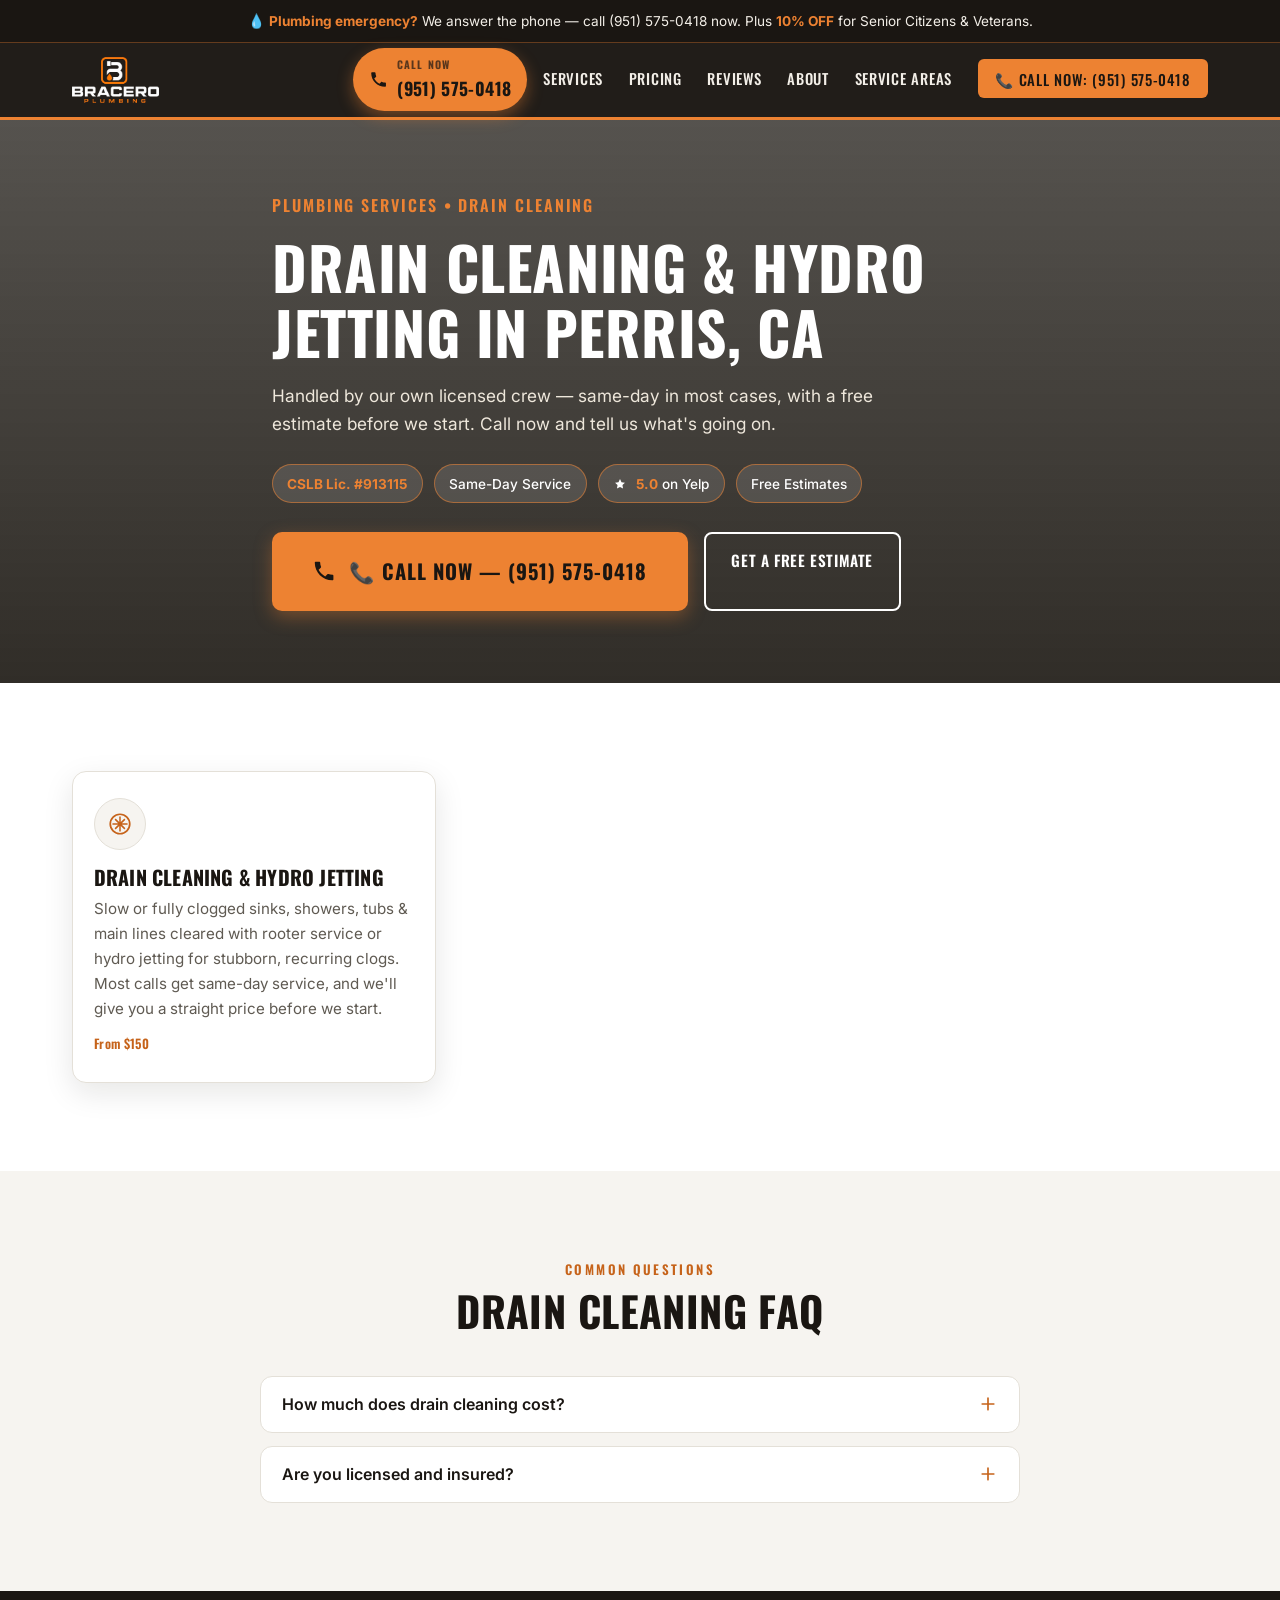
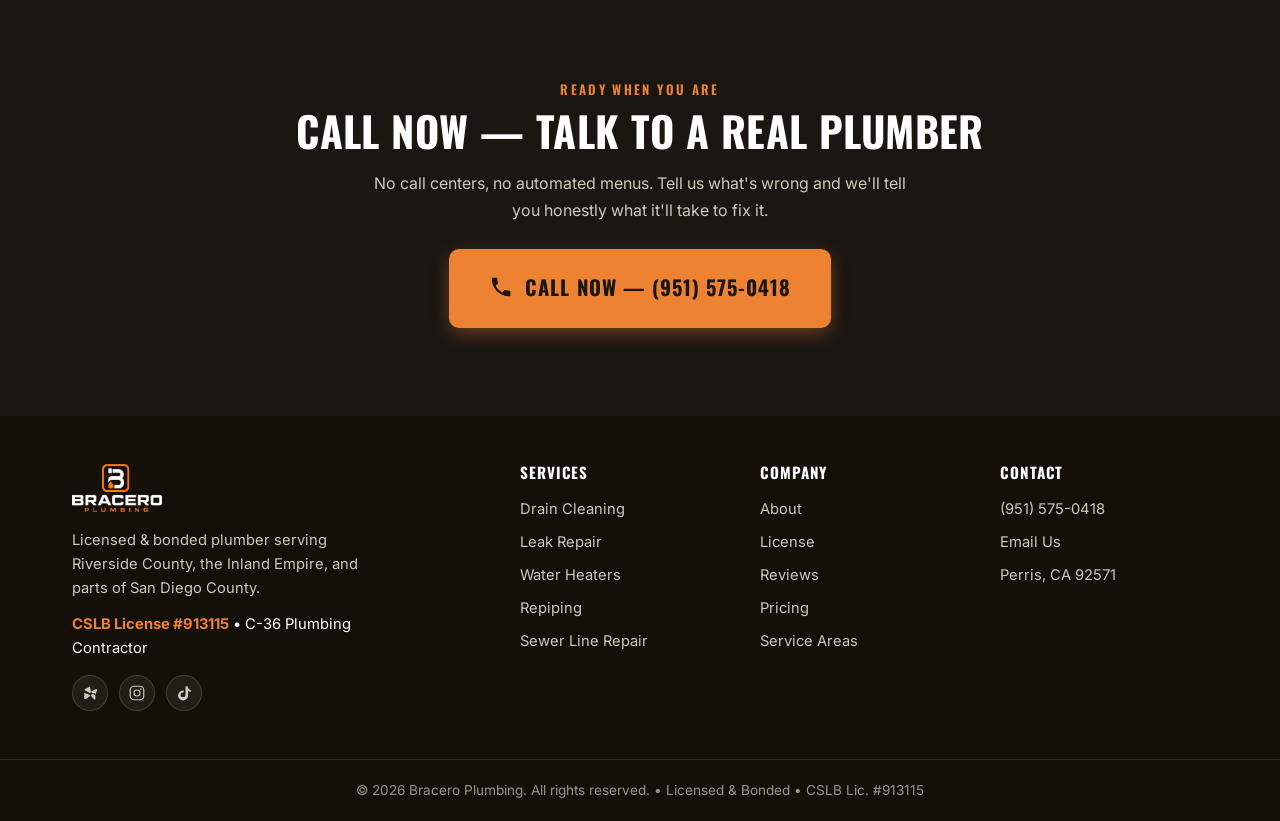
<file: services/drain-cleaning.html>
<!DOCTYPE html>
<html lang="en">

<head>
  <!-- Google Tag Manager -->
  <script>(function(w,d,s,l,i){w[l]=w[l]||[];w[l].push({'gtm.start':
  new Date().getTime(),event:'gtm.js'});var f=d.getElementsByTagName(s)[0],
  j=d.createElement(s),dl=l!='dataLayer'?'&l='+l:'';j.async=true;j.src=
  'https://www.googletagmanager.com/gtm.js?id='+i+dl;f.parentNode.insertBefore(j,f);
  })(window,document,'script','dataLayer','GTM-KBTQDS4F');</script>
  <!-- End Google Tag Manager -->
  <!-- Google tag (gtag.js) -->
  <script async src="https://www.googletagmanager.com/gtag/js?id=AW-18451713927"></script>
  <script>
    window.dataLayer = window.dataLayer || [];
    function gtag(){dataLayer.push(arguments);}
    gtag('js', new Date());

    gtag('config', 'AW-18451713927');
  </script>
  <script>
    gtag('config', 'AW-18451713927/EEK7CPe-joQdEIefu95E', {
      'phone_conversion_number': '(951) 575-0418'
    });
  </script>
  <meta charset="UTF-8" />
  <meta name="viewport" content="width=device-width, initial-scale=1.0" />

  <!-- ===================== PRIMARY SEO ===================== -->
  <title>Drain Cleaning & Hydro Jetting in Perris, CA | Bracero Plumbing</title>
  <meta name="description" content="Clogged sinks, showers, tubs & main lines cleared with rooter service or hydro jetting in Perris, CA & Riverside County. Licensed CSLB #913115, same-day service. Call (951) 575-0418." />
  <meta name="keywords" content="drain cleaning Perris CA, hydro jetting Riverside County, clogged drain plumber, rooter service Perris, CSLB License 913115" />
  <meta name="author" content="Bracero Plumbing" />
  <meta name="robots" content="index, follow" />
  <meta name="geo.region" content="US-CA" />
  <meta name="geo.placename" content="Perris, California" />
  <meta name="geo.position" content="33.7825;-117.2286" />
  <meta name="ICBM" content="33.7825, -117.2286" />
  <link rel="canonical" href="https://www.braceroengineeringco.com/services/drain-cleaning.html" />

  <!-- ===================== OPEN GRAPH / SOCIAL ===================== -->
  <meta property="og:type" content="website" />
  <meta property="og:site_name" content="Bracero Plumbing" />
  <meta property="og:title" content="Drain Cleaning & Hydro Jetting | Bracero Plumbing" />
  <meta property="og:description" content="Clogged sinks, showers, tubs & main lines cleared with rooter service or hydro jetting in Perris, CA & Riverside County. Licensed CSLB #913115, same-day service. Call (951) 575-0418." />
  <meta property="og:url" content="https://www.braceroengineeringco.com/services/drain-cleaning.html" />
  <meta property="og:image" content="https://www.braceroengineeringco.com/assets/img/og-image.jpg" />
  <meta property="og:image:width" content="1200" />
  <meta property="og:image:height" content="630" />
  <meta name="twitter:card" content="summary_large_image" />
  <meta name="twitter:title" content="Drain Cleaning & Hydro Jetting | Bracero Plumbing" />
  <meta name="twitter:description" content="Clogged sinks, showers, tubs & main lines cleared with rooter service or hydro jetting in Perris, CA & Riverside County. Licensed CSLB #913115, same-day service. Call (951) 575-0418." />
  <meta name="twitter:image" content="https://www.braceroengineeringco.com/assets/img/og-image.jpg" />

  <meta name="theme-color" content="#1a1612" />
  <link rel="icon" type="image/png" href="../assets/img/favicon.png" />
  <link rel="apple-touch-icon" href="../assets/img/favicon.png" />

  <!-- ===================== FONTS ===================== -->
  <link rel="preconnect" href="https://fonts.googleapis.com" />
  <link rel="preconnect" href="https://fonts.gstatic.com" crossorigin />
  <link
    href="https://fonts.googleapis.com/css2?family=Oswald:wght@500;600;700&family=Inter:wght@400;500;600;700&display=swap"
    rel="stylesheet" />

  <link rel="stylesheet" href="../assets/css/styles.css" />

  <!-- ===================== STRUCTURED DATA (Service) ===================== -->
  <script type="application/ld+json">
{
  "@context": "https://schema.org",
  "@type": "Service",
  "serviceType": "Drain Cleaning & Hydro Jetting",
  "provider": {
    "@type": "Plumber",
    "name": "Bracero Plumbing",
    "telephone": "+1-951-575-0418",
    "url": "https://www.braceroengineeringco.com/"
  },
  "areaServed": { "@type": "AdministrativeArea", "name": "Riverside County, California" }
}
  </script>
</head>

<body>
<!-- Google Tag Manager (noscript) -->
<noscript><iframe src="https://www.googletagmanager.com/ns.html?id=GTM-KBTQDS4F"
height="0" width="0" style="display:none;visibility:hidden"></iframe></noscript>
<!-- End Google Tag Manager (noscript) -->

  <!-- ===================== PROMO BANNER ===================== -->
  <div class="promo-banner">
    <div class="container">
      <p>💧 <strong>Plumbing emergency?</strong> We answer the phone — call (951) 575-0418 now. Plus <strong>10% OFF</strong> for Senior Citizens &amp; Veterans.</p>
    </div>
  </div>

  <!-- ===================== HEADER ===================== -->
  <header class="site-header" id="top">
    <div class="container header-inner">
      <a href="../index.html#top" class="brand" aria-label="Bracero Plumbing home">
        <img src="../assets/img/logo-mark.png" alt="Bracero Plumbing logo" class="brand-logo" />
      </a>
      <a href="tel:+19515750418" class="header-phone">
        <svg class="icon" viewBox="0 0 24 24" aria-hidden="true"><use href="#i-phone"/></svg>
        <span><span class="header-phone-label">Call Now</span>(951) 575-0418</span>
      </a>
      <nav class="main-nav" aria-label="Primary">
        <button class="nav-toggle" id="navToggle" aria-label="Open menu" aria-expanded="false">
          <span></span><span></span><span></span>
        </button>
        <ul class="nav-list" id="navList">
          <li><a href="../index.html#services">Services</a></li>
          <li><a href="../index.html#pricing">Pricing</a></li>
          <li><a href="../index.html#reviews">Reviews</a></li>
          <li><a href="../index.html#about">About</a></li>
          <li><a href="../index.html#areas">Service Areas</a></li>
          <li><a href="tel:+19515750418" class="nav-cta">📞 CALL NOW: (951) 575-0418</a></li>
        </ul>
      </nav>
    </div>
  </header>

  <!-- inline icon sprite -->
  <svg style="display:none" aria-hidden="true">
    <symbol id="i-phone" viewBox="0 0 24 24"><path d="M6.6 10.8c1.4 2.8 3.8 5.1 6.6 6.6l2.2-2.2c.3-.3.7-.4 1.1-.2 1.2.5 2.5.8 3.9.8.6 0 1 .4 1 1v3.4c0 .6-.4 1-1 1C10.6 21.2 2.8 13.4 2.8 3.7c0-.6.4-1 1-1H7.2c.6 0 1 .4 1 1 0 1.4.3 2.7.8 3.9.2.4.1.8-.2 1.1L6.6 10.8Z" fill="currentColor"/></symbol>
    <symbol id="i-drain" viewBox="0 0 24 24"><circle cx="12" cy="12" r="9" fill="none" stroke="currentColor" stroke-width="1.6"/><path d="M12 5v14M5 12h14M7.5 7.5l9 9M16.5 7.5l-9 9" stroke="currentColor" stroke-width="1.4"/></symbol>
    <symbol id="i-drop" viewBox="0 0 24 24"><path d="M12 2C9 7 5 11.5 5 15.5A7 7 0 0019 15.5C19 11.5 15 7 12 2Z" fill="none" stroke="currentColor" stroke-width="1.6"/></symbol>
    <symbol id="i-heater" viewBox="0 0 24 24"><rect x="7" y="3" width="10" height="18" rx="2" fill="none" stroke="currentColor" stroke-width="1.6"/><path d="M10 8h4M10 12h4M10 16h4" stroke="currentColor" stroke-width="1.4"/></symbol>
    <symbol id="i-pipe" viewBox="0 0 24 24"><path d="M3 8h9a4 4 0 0 1 4 4v4" fill="none" stroke="currentColor" stroke-width="1.8" stroke-linecap="round"/><circle cx="3" cy="8" r="2" fill="none" stroke="currentColor" stroke-width="1.6"/><circle cx="16" cy="16" r="2" fill="none" stroke="currentColor" stroke-width="1.6"/></symbol>
    <symbol id="i-star" viewBox="0 0 24 24"><path d="M12 3.5l2.6 5.4 5.9.8-4.3 4.2 1 5.9-5.2-2.8-5.2 2.8 1-5.9-4.3-4.2 5.9-.8Z" fill="currentColor"/></symbol>
    <symbol id="i-plus" viewBox="0 0 24 24"><path d="M12 5v14M5 12h14" stroke="currentColor" stroke-width="2" stroke-linecap="round"/></symbol>
    <symbol id="i-instagram" viewBox="0 0 24 24"><rect x="3" y="3" width="18" height="18" rx="5" fill="none" stroke="currentColor" stroke-width="1.6"/><circle cx="12" cy="12" r="4" fill="none" stroke="currentColor" stroke-width="1.6"/><circle cx="17.2" cy="6.8" r="1.1" fill="currentColor"/></symbol>
    <symbol id="i-tiktok" viewBox="0 0 24 24"><path d="M14 3v11.5a3.3 3.3 0 1 1-3.3-3.3c.3 0 .6 0 .9.1V8.7a6.7 6.7 0 1 0 5.9 6.6V9.4a6.2 6.2 0 0 0 3.5 1.1V7.9a4.1 4.1 0 0 1-3.5-2.3A4.2 4.2 0 0 1 17 3Z" fill="currentColor"/></symbol>
    <symbol id="i-yelp" viewBox="0 0 24 24"><path d="M12 3.5l1.2 6.8a1.3 1.3 0 0 1-1.9 1.4L5.6 8.6a1.3 1.3 0 0 1 .4-2.4l5.6-2.6a.4.4 0 0 1 .4-.1ZM4.9 12l6.2 2.2a1.3 1.3 0 0 1 .2 2.4l-5 3.3a1.3 1.3 0 0 1-2-1.1l.1-5.7a.4.4 0 0 1 .5-1.1Zm8.4 3.6 3.9 4.8a1.3 1.3 0 0 0 2.2-1l-.6-6.1a1.3 1.3 0 0 0-2.1-.9l-3.2 2.4a1.3 1.3 0 0 0-.2 1.8ZM14 9.8l5.5-2.9a1.3 1.3 0 0 1 1.8 1.6l-1.9 5.4a1.3 1.3 0 0 1-2.3.2L14 10.9a.4.4 0 0 1 0-1.1Z" fill="currentColor"/></symbol>
  </svg>

  <!-- ===================== PAGE HERO ===================== -->
  <section class="hero hero-inner" id="home">
    <div class="hero-overlay"></div>
    <div class="container hero-content">
      <p class="hero-eyebrow">Plumbing Services &bull; Drain Cleaning</p>
      <h1>Drain Cleaning & Hydro Jetting in Perris, CA</h1>
      <p class="hero-sub">Handled by our own licensed crew — same-day in most cases, with a free estimate before we
        start. Call now and tell us what's going on.</p>
      <div class="hero-badges">
        <span class="badge"><strong>CSLB Lic. #913115</strong></span>
        <span class="badge">Same-Day Service</span>
        <a class="badge" href="https://www.yelp.com/biz/bracero-plumbing-perris" target="_blank" rel="noopener">
          <svg class="icon" viewBox="0 0 24 24" aria-hidden="true" style="width:14px;height:14px;vertical-align:-2px;margin-right:.3rem"><use href="#i-star"/></svg>
          <strong>5.0</strong> on Yelp
        </a>
        <span class="badge">Free Estimates</span>
      </div>
      <div class="hero-actions">
        <a href="tel:+19515750418" class="btn btn-call btn-primary btn-lg">
          <svg class="icon" viewBox="0 0 24 24" aria-hidden="true"><use href="#i-phone"/></svg>
          📞 CALL NOW — (951) 575-0418
        </a>
        <a href="../index.html#contact" class="btn btn-outline">Get a Free Estimate</a>
      </div>
    </div>
  </section>

  <!-- ===================== SERVICE DETAIL ===================== -->
  <section class="section" id="service-detail">
    <div class="container">
      <div class="cards icon-cards">
        <article class="card icon-card">
          <div class="icon-card-icon"><svg class="icon" viewBox="0 0 24 24" aria-hidden="true"><use href="#i-drain"/></svg></div>
          <div class="card-body">
            <h3>Drain Cleaning & Hydro Jetting</h3>
            <p>Slow or fully clogged sinks, showers, tubs &amp; main lines cleared with rooter service or hydro jetting for stubborn, recurring clogs. Most calls get same-day service, and we'll give you a straight price before we start.</p>
            <span class="icon-card-price">From $150</span>
          </div>
        </article>
      </div>
    </div>
  </section>

  <!-- ===================== FAQ ===================== -->
  <section class="section section-alt" id="faq">
    <div class="container">
      <div class="section-head">
        <p class="eyebrow">Common Questions</p>
        <h2>Drain Cleaning FAQ</h2>
      </div>
      <div class="faq-list">
        <div class="faq-item">
          <button class="faq-q" aria-expanded="false">
            <span>How much does drain cleaning cost?</span>
            <svg class="icon faq-icon" viewBox="0 0 24 24"><use href="#i-plus"/></svg>
          </button>
          <div class="faq-a">
            <p>Most drain clogs start at $150 and are cleared the same day with rooter service. If a camera inspection or hydro jetting is needed for a recurring or main-line clog, we'll give you a clear price before any work starts.</p>
          </div>
        </div>
        <div class="faq-item">
          <button class="faq-q" aria-expanded="false">
            <span>Are you licensed and insured?</span>
            <svg class="icon faq-icon" viewBox="0 0 24 24"><use href="#i-plus"/></svg>
          </button>
          <div class="faq-a">
            <p>Yes. Bracero Plumbing is licensed and bonded under CSLB License #913115, classified C-36
              Plumbing Contractor. You can verify our license anytime at cslb.ca.gov.</p>
          </div>
        </div>
      </div>
    </div>
  </section>

  <!-- ===================== CTA BAND ===================== -->
  <section class="section section-dark" id="cta">
    <div class="container" style="text-align:center">
      <p class="eyebrow accent">Ready When You Are</p>
      <h2 style="margin-bottom:1rem">Call Now — Talk To A Real Plumber</h2>
      <p style="max-width:560px;margin:0 auto 1.6rem;color:#cfc8bc">No call centers, no automated menus. Tell us
        what's wrong and we'll tell you honestly what it'll take to fix it.</p>
      <a href="tel:+19515750418" class="btn btn-call btn-primary btn-lg">
        <svg class="icon" viewBox="0 0 24 24" aria-hidden="true"><use href="#i-phone"/></svg>
        CALL NOW — (951) 575-0418
      </a>
    </div>
  </section>

  <!-- ===================== FOOTER ===================== -->
  <footer class="site-footer">
    <div class="container footer-inner">
      <div class="footer-brand">
        <img src="../assets/img/logo-mark.png" alt="Bracero Plumbing" class="footer-logo" />
        <p>Licensed &amp; bonded plumber serving Riverside County, the Inland Empire, and parts of San Diego
          County.</p>
        <p class="footer-lic"><strong>CSLB License #913115</strong> &bull; C-36 Plumbing Contractor</p>
        <div class="footer-social">
          <a href="https://www.yelp.com/biz/bracero-plumbing-perris" target="_blank" rel="noopener" aria-label="Yelp"><svg class="icon" viewBox="0 0 24 24"><use href="#i-yelp"/></svg></a>
          <a href="https://instagram.com/Bracero_plumbing" target="_blank" rel="noopener" aria-label="Instagram"><svg class="icon" viewBox="0 0 24 24"><use href="#i-instagram"/></svg></a>
          <a href="https://tiktok.com/@braceroengineering" target="_blank" rel="noopener" aria-label="TikTok"><svg class="icon" viewBox="0 0 24 24"><use href="#i-tiktok"/></svg></a>
        </div>
      </div>
      <div class="footer-col">
        <h4>Services</h4>
        <ul>
          <li><a href="drain-cleaning.html" aria-current="page">Drain Cleaning</a></li>
          <li><a href="leak-repair.html">Leak Repair</a></li>
          <li><a href="water-heaters.html">Water Heaters</a></li>
          <li><a href="repiping.html">Repiping</a></li>
          <li><a href="sewer-line-repair.html">Sewer Line Repair</a></li>
        </ul>
      </div>
      <div class="footer-col">
        <h4>Company</h4>
        <ul>
          <li><a href="../index.html#about">About</a></li>
          <li><a href="../index.html#license">License</a></li>
          <li><a href="../index.html#reviews">Reviews</a></li>
          <li><a href="../index.html#pricing">Pricing</a></li>
          <li><a href="../index.html#areas">Service Areas</a></li>
        </ul>
      </div>
      <div class="footer-col">
        <h4>Contact</h4>
        <ul>
          <li><a href="tel:+19515750418">(951) 575-0418</a></li>
          <li><a href="mailto:Eddie@BraceroPlumbing.com">Email Us</a></li>
          <li>Perris, CA 92571</li>
        </ul>
      </div>
    </div>
    <div class="footer-bottom">
      <div class="container">
        <p>&copy; <span id="year"></span> Bracero Plumbing. All rights reserved. &bull; Licensed &amp; Bonded
          &bull; CSLB&nbsp;Lic.&nbsp;#913115</p>
      </div>
    </div>
  </footer>

  <a href="tel:+19515750418" class="mobile-call" aria-label="Call Bracero Plumbing">📞 Call Now — (951) 575-0418</a>

  <script src="../assets/js/main.js"></script>
  <script type="module"
    src="https://static.cloudflareinsights.com/beacon.min.js/v31edd6df95cf4e85bb4c19e7a9bdbcba1788362987495"
    integrity="sha512-iIg7k2xntmwu6/uSb5tpc/hySgZc4eoL31yB29W6tJFo2akwjPWcEqnCEdJvGexCL0KEQwVYv5BlowfhVz26hg=="
    data-cf-beacon='{"version":"2024.11.0","token":"9faa8212a9d14b8d8688ab4ada460621","r":1,"spa":2}'
    crossorigin="anonymous"></script>
</body>

</html>
</file>
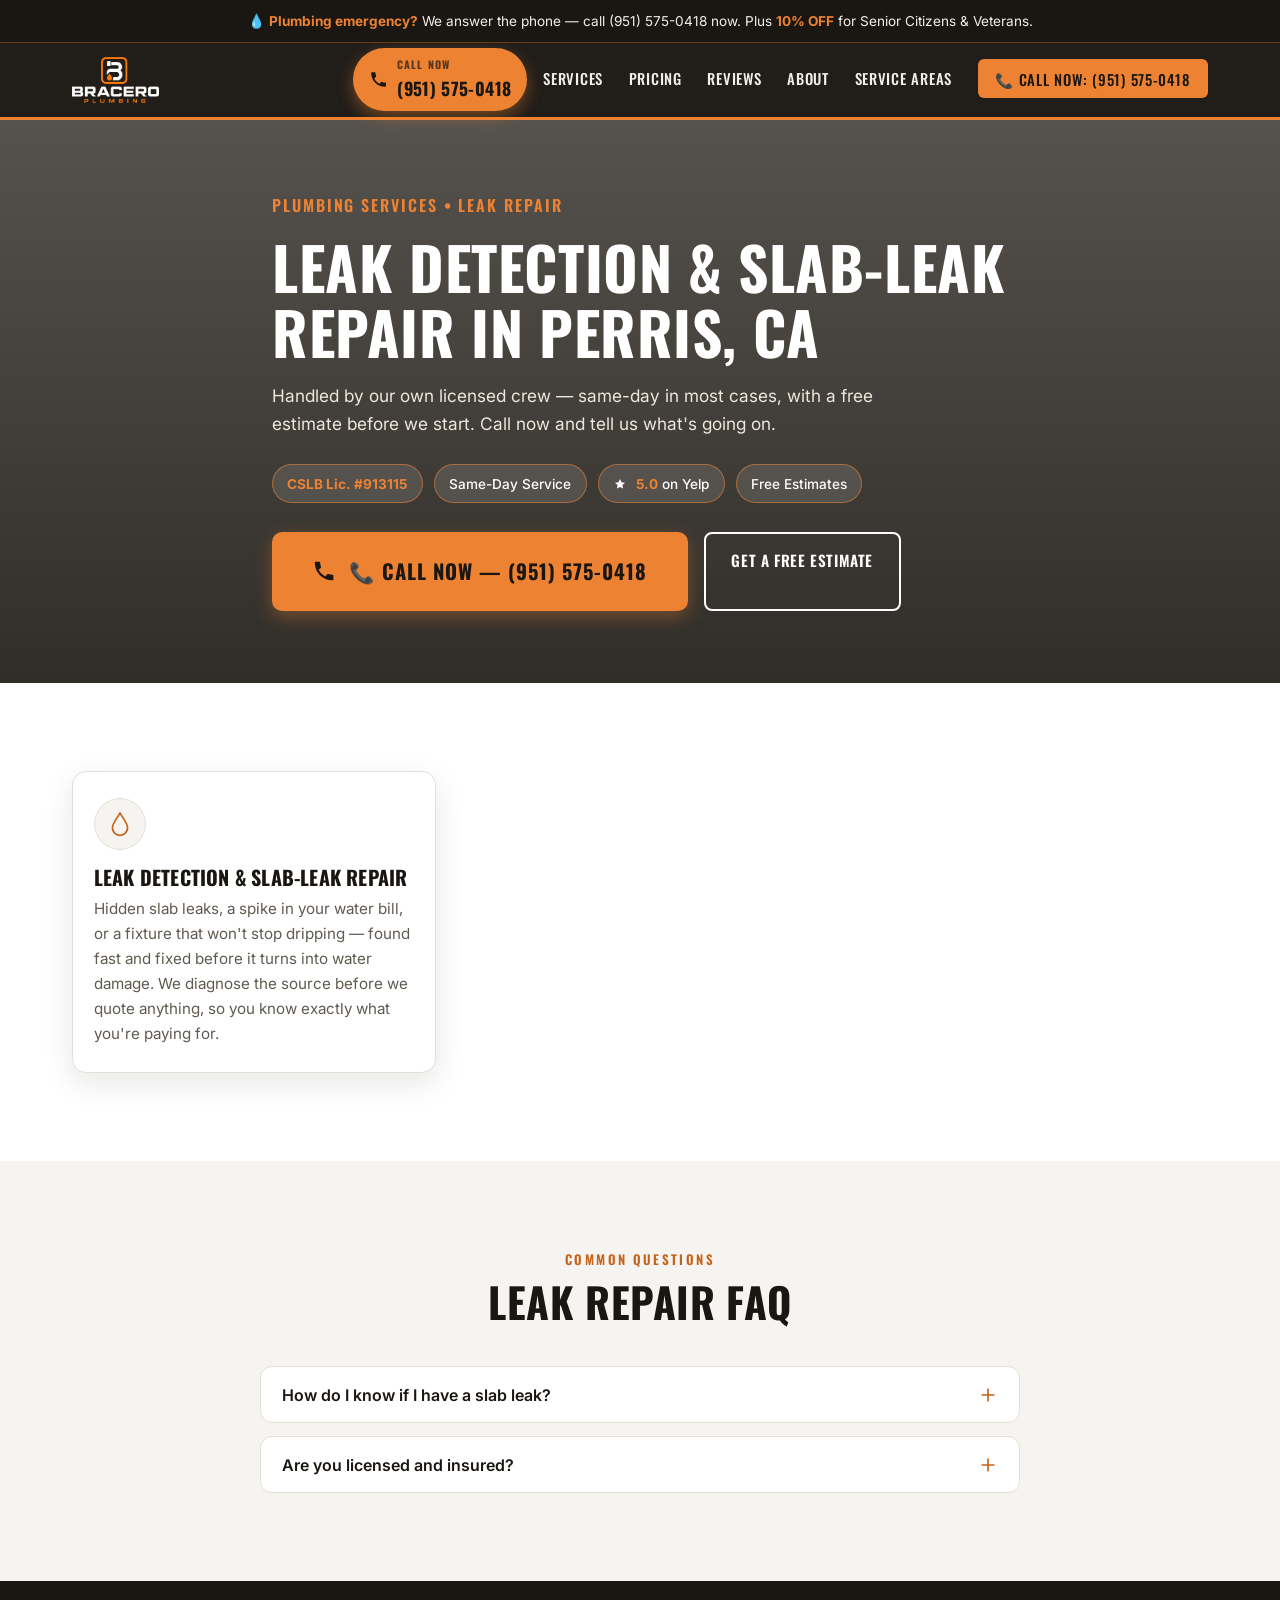
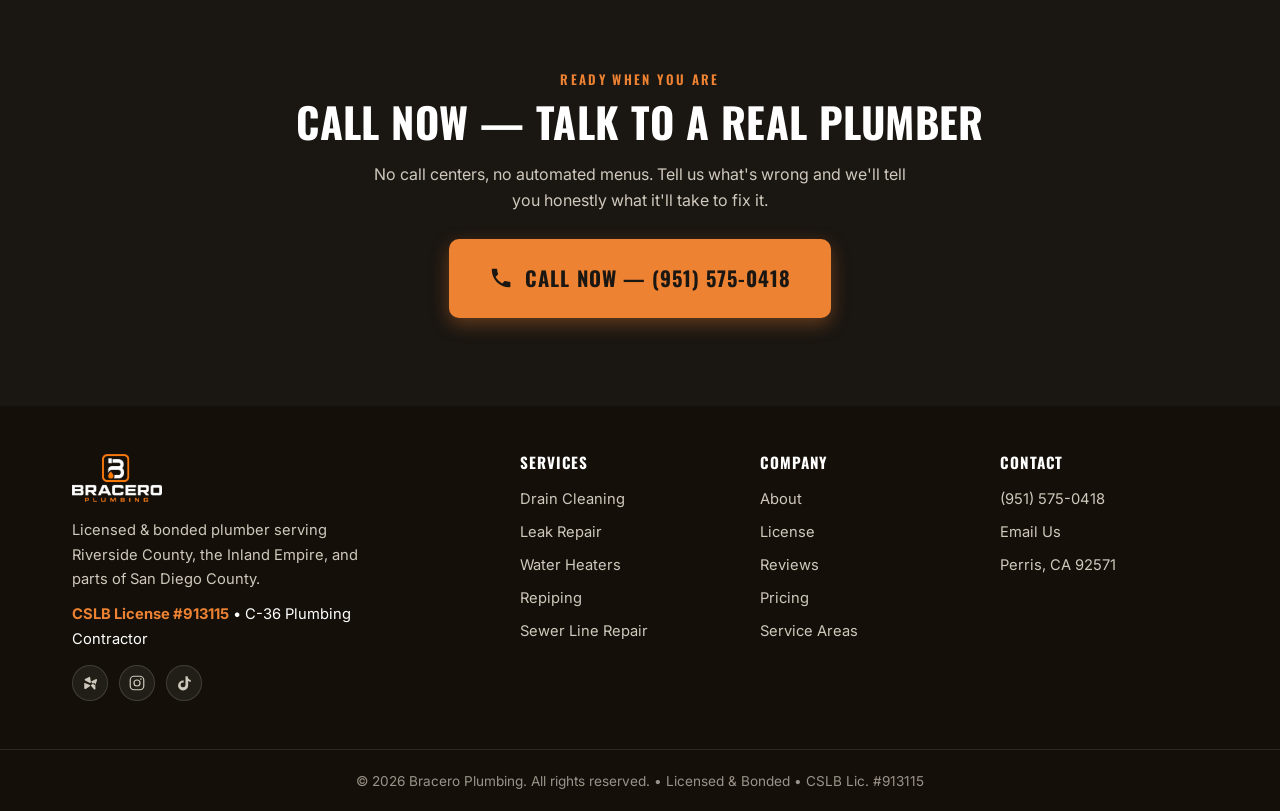
<file: services/leak-repair.html>
<!DOCTYPE html>
<html lang="en">

<head>
  <!-- Google Tag Manager -->
  <script>(function(w,d,s,l,i){w[l]=w[l]||[];w[l].push({'gtm.start':
  new Date().getTime(),event:'gtm.js'});var f=d.getElementsByTagName(s)[0],
  j=d.createElement(s),dl=l!='dataLayer'?'&l='+l:'';j.async=true;j.src=
  'https://www.googletagmanager.com/gtm.js?id='+i+dl;f.parentNode.insertBefore(j,f);
  })(window,document,'script','dataLayer','GTM-KBTQDS4F');</script>
  <!-- End Google Tag Manager -->
  <!-- Google tag (gtag.js) -->
  <script async src="https://www.googletagmanager.com/gtag/js?id=AW-18451713927"></script>
  <script>
    window.dataLayer = window.dataLayer || [];
    function gtag(){dataLayer.push(arguments);}
    gtag('js', new Date());

    gtag('config', 'AW-18451713927');
  </script>
  <script>
    gtag('config', 'AW-18451713927/EEK7CPe-joQdEIefu95E', {
      'phone_conversion_number': '(951) 575-0418'
    });
  </script>
  <meta charset="UTF-8" />
  <meta name="viewport" content="width=device-width, initial-scale=1.0" />

  <!-- ===================== PRIMARY SEO ===================== -->
  <title>Leak Detection & Slab-Leak Repair in Perris, CA | Bracero Plumbing</title>
  <meta name="description" content="Hidden slab leaks, rising water bills, or a fixture that won't stop dripping — found fast and fixed before it turns into water damage. Licensed CSLB #913115. Call (951) 575-0418." />
  <meta name="keywords" content="leak detection Perris CA, slab leak repair Riverside County, dripping fixture repair, plumbing leak plumber, CSLB License 913115" />
  <meta name="author" content="Bracero Plumbing" />
  <meta name="robots" content="index, follow" />
  <meta name="geo.region" content="US-CA" />
  <meta name="geo.placename" content="Perris, California" />
  <meta name="geo.position" content="33.7825;-117.2286" />
  <meta name="ICBM" content="33.7825, -117.2286" />
  <link rel="canonical" href="https://www.braceroengineeringco.com/services/leak-repair.html" />

  <!-- ===================== OPEN GRAPH / SOCIAL ===================== -->
  <meta property="og:type" content="website" />
  <meta property="og:site_name" content="Bracero Plumbing" />
  <meta property="og:title" content="Leak Detection & Slab-Leak Repair | Bracero Plumbing" />
  <meta property="og:description" content="Hidden slab leaks, rising water bills, or a fixture that won't stop dripping — found fast and fixed before it turns into water damage. Licensed CSLB #913115. Call (951) 575-0418." />
  <meta property="og:url" content="https://www.braceroengineeringco.com/services/leak-repair.html" />
  <meta property="og:image" content="https://www.braceroengineeringco.com/assets/img/og-image.jpg" />
  <meta property="og:image:width" content="1200" />
  <meta property="og:image:height" content="630" />
  <meta name="twitter:card" content="summary_large_image" />
  <meta name="twitter:title" content="Leak Detection & Slab-Leak Repair | Bracero Plumbing" />
  <meta name="twitter:description" content="Hidden slab leaks, rising water bills, or a fixture that won't stop dripping — found fast and fixed before it turns into water damage. Licensed CSLB #913115. Call (951) 575-0418." />
  <meta name="twitter:image" content="https://www.braceroengineeringco.com/assets/img/og-image.jpg" />

  <meta name="theme-color" content="#1a1612" />
  <link rel="icon" type="image/png" href="../assets/img/favicon.png" />
  <link rel="apple-touch-icon" href="../assets/img/favicon.png" />

  <!-- ===================== FONTS ===================== -->
  <link rel="preconnect" href="https://fonts.googleapis.com" />
  <link rel="preconnect" href="https://fonts.gstatic.com" crossorigin />
  <link
    href="https://fonts.googleapis.com/css2?family=Oswald:wght@500;600;700&family=Inter:wght@400;500;600;700&display=swap"
    rel="stylesheet" />

  <link rel="stylesheet" href="../assets/css/styles.css" />

  <!-- ===================== STRUCTURED DATA (Service) ===================== -->
  <script type="application/ld+json">
{
  "@context": "https://schema.org",
  "@type": "Service",
  "serviceType": "Leak Detection & Slab-Leak Repair",
  "provider": {
    "@type": "Plumber",
    "name": "Bracero Plumbing",
    "telephone": "+1-951-575-0418",
    "url": "https://www.braceroengineeringco.com/"
  },
  "areaServed": { "@type": "AdministrativeArea", "name": "Riverside County, California" }
}
  </script>
</head>

<body>
<!-- Google Tag Manager (noscript) -->
<noscript><iframe src="https://www.googletagmanager.com/ns.html?id=GTM-KBTQDS4F"
height="0" width="0" style="display:none;visibility:hidden"></iframe></noscript>
<!-- End Google Tag Manager (noscript) -->

  <!-- ===================== PROMO BANNER ===================== -->
  <div class="promo-banner">
    <div class="container">
      <p>💧 <strong>Plumbing emergency?</strong> We answer the phone — call (951) 575-0418 now. Plus <strong>10% OFF</strong> for Senior Citizens &amp; Veterans.</p>
    </div>
  </div>

  <!-- ===================== HEADER ===================== -->
  <header class="site-header" id="top">
    <div class="container header-inner">
      <a href="../index.html#top" class="brand" aria-label="Bracero Plumbing home">
        <img src="../assets/img/logo-mark.png" alt="Bracero Plumbing logo" class="brand-logo" />
      </a>
      <a href="tel:+19515750418" class="header-phone">
        <svg class="icon" viewBox="0 0 24 24" aria-hidden="true"><use href="#i-phone"/></svg>
        <span><span class="header-phone-label">Call Now</span>(951) 575-0418</span>
      </a>
      <nav class="main-nav" aria-label="Primary">
        <button class="nav-toggle" id="navToggle" aria-label="Open menu" aria-expanded="false">
          <span></span><span></span><span></span>
        </button>
        <ul class="nav-list" id="navList">
          <li><a href="../index.html#services">Services</a></li>
          <li><a href="../index.html#pricing">Pricing</a></li>
          <li><a href="../index.html#reviews">Reviews</a></li>
          <li><a href="../index.html#about">About</a></li>
          <li><a href="../index.html#areas">Service Areas</a></li>
          <li><a href="tel:+19515750418" class="nav-cta">📞 CALL NOW: (951) 575-0418</a></li>
        </ul>
      </nav>
    </div>
  </header>

  <!-- inline icon sprite -->
  <svg style="display:none" aria-hidden="true">
    <symbol id="i-phone" viewBox="0 0 24 24"><path d="M6.6 10.8c1.4 2.8 3.8 5.1 6.6 6.6l2.2-2.2c.3-.3.7-.4 1.1-.2 1.2.5 2.5.8 3.9.8.6 0 1 .4 1 1v3.4c0 .6-.4 1-1 1C10.6 21.2 2.8 13.4 2.8 3.7c0-.6.4-1 1-1H7.2c.6 0 1 .4 1 1 0 1.4.3 2.7.8 3.9.2.4.1.8-.2 1.1L6.6 10.8Z" fill="currentColor"/></symbol>
    <symbol id="i-drain" viewBox="0 0 24 24"><circle cx="12" cy="12" r="9" fill="none" stroke="currentColor" stroke-width="1.6"/><path d="M12 5v14M5 12h14M7.5 7.5l9 9M16.5 7.5l-9 9" stroke="currentColor" stroke-width="1.4"/></symbol>
    <symbol id="i-drop" viewBox="0 0 24 24"><path d="M12 2C9 7 5 11.5 5 15.5A7 7 0 0019 15.5C19 11.5 15 7 12 2Z" fill="none" stroke="currentColor" stroke-width="1.6"/></symbol>
    <symbol id="i-heater" viewBox="0 0 24 24"><rect x="7" y="3" width="10" height="18" rx="2" fill="none" stroke="currentColor" stroke-width="1.6"/><path d="M10 8h4M10 12h4M10 16h4" stroke="currentColor" stroke-width="1.4"/></symbol>
    <symbol id="i-pipe" viewBox="0 0 24 24"><path d="M3 8h9a4 4 0 0 1 4 4v4" fill="none" stroke="currentColor" stroke-width="1.8" stroke-linecap="round"/><circle cx="3" cy="8" r="2" fill="none" stroke="currentColor" stroke-width="1.6"/><circle cx="16" cy="16" r="2" fill="none" stroke="currentColor" stroke-width="1.6"/></symbol>
    <symbol id="i-star" viewBox="0 0 24 24"><path d="M12 3.5l2.6 5.4 5.9.8-4.3 4.2 1 5.9-5.2-2.8-5.2 2.8 1-5.9-4.3-4.2 5.9-.8Z" fill="currentColor"/></symbol>
    <symbol id="i-plus" viewBox="0 0 24 24"><path d="M12 5v14M5 12h14" stroke="currentColor" stroke-width="2" stroke-linecap="round"/></symbol>
    <symbol id="i-instagram" viewBox="0 0 24 24"><rect x="3" y="3" width="18" height="18" rx="5" fill="none" stroke="currentColor" stroke-width="1.6"/><circle cx="12" cy="12" r="4" fill="none" stroke="currentColor" stroke-width="1.6"/><circle cx="17.2" cy="6.8" r="1.1" fill="currentColor"/></symbol>
    <symbol id="i-tiktok" viewBox="0 0 24 24"><path d="M14 3v11.5a3.3 3.3 0 1 1-3.3-3.3c.3 0 .6 0 .9.1V8.7a6.7 6.7 0 1 0 5.9 6.6V9.4a6.2 6.2 0 0 0 3.5 1.1V7.9a4.1 4.1 0 0 1-3.5-2.3A4.2 4.2 0 0 1 17 3Z" fill="currentColor"/></symbol>
    <symbol id="i-yelp" viewBox="0 0 24 24"><path d="M12 3.5l1.2 6.8a1.3 1.3 0 0 1-1.9 1.4L5.6 8.6a1.3 1.3 0 0 1 .4-2.4l5.6-2.6a.4.4 0 0 1 .4-.1ZM4.9 12l6.2 2.2a1.3 1.3 0 0 1 .2 2.4l-5 3.3a1.3 1.3 0 0 1-2-1.1l.1-5.7a.4.4 0 0 1 .5-1.1Zm8.4 3.6 3.9 4.8a1.3 1.3 0 0 0 2.2-1l-.6-6.1a1.3 1.3 0 0 0-2.1-.9l-3.2 2.4a1.3 1.3 0 0 0-.2 1.8ZM14 9.8l5.5-2.9a1.3 1.3 0 0 1 1.8 1.6l-1.9 5.4a1.3 1.3 0 0 1-2.3.2L14 10.9a.4.4 0 0 1 0-1.1Z" fill="currentColor"/></symbol>
  </svg>

  <!-- ===================== PAGE HERO ===================== -->
  <section class="hero hero-inner" id="home">
    <div class="hero-overlay"></div>
    <div class="container hero-content">
      <p class="hero-eyebrow">Plumbing Services &bull; Leak Repair</p>
      <h1>Leak Detection & Slab-Leak Repair in Perris, CA</h1>
      <p class="hero-sub">Handled by our own licensed crew — same-day in most cases, with a free estimate before we
        start. Call now and tell us what's going on.</p>
      <div class="hero-badges">
        <span class="badge"><strong>CSLB Lic. #913115</strong></span>
        <span class="badge">Same-Day Service</span>
        <a class="badge" href="https://www.yelp.com/biz/bracero-plumbing-perris" target="_blank" rel="noopener">
          <svg class="icon" viewBox="0 0 24 24" aria-hidden="true" style="width:14px;height:14px;vertical-align:-2px;margin-right:.3rem"><use href="#i-star"/></svg>
          <strong>5.0</strong> on Yelp
        </a>
        <span class="badge">Free Estimates</span>
      </div>
      <div class="hero-actions">
        <a href="tel:+19515750418" class="btn btn-call btn-primary btn-lg">
          <svg class="icon" viewBox="0 0 24 24" aria-hidden="true"><use href="#i-phone"/></svg>
          📞 CALL NOW — (951) 575-0418
        </a>
        <a href="../index.html#contact" class="btn btn-outline">Get a Free Estimate</a>
      </div>
    </div>
  </section>

  <!-- ===================== SERVICE DETAIL ===================== -->
  <section class="section" id="service-detail">
    <div class="container">
      <div class="cards icon-cards">
        <article class="card icon-card">
          <div class="icon-card-icon"><svg class="icon" viewBox="0 0 24 24" aria-hidden="true"><use href="#i-drop"/></svg></div>
          <div class="card-body">
            <h3>Leak Detection & Slab-Leak Repair</h3>
            <p>Hidden slab leaks, a spike in your water bill, or a fixture that won't stop dripping — found fast and fixed before it turns into water damage. We diagnose the source before we quote anything, so you know exactly what you're paying for.</p>
            
          </div>
        </article>
      </div>
    </div>
  </section>

  <!-- ===================== FAQ ===================== -->
  <section class="section section-alt" id="faq">
    <div class="container">
      <div class="section-head">
        <p class="eyebrow">Common Questions</p>
        <h2>Leak Repair FAQ</h2>
      </div>
      <div class="faq-list">
        <div class="faq-item">
          <button class="faq-q" aria-expanded="false">
            <span>How do I know if I have a slab leak?</span>
            <svg class="icon faq-icon" viewBox="0 0 24 24"><use href="#i-plus"/></svg>
          </button>
          <div class="faq-a">
            <p>Common signs are an unexplained spike in your water bill, warm spots on the floor, or the sound of running water when everything is off. Call us and we'll walk you through what to check, then send a plumber out to confirm and fix it.</p>
          </div>
        </div>
        <div class="faq-item">
          <button class="faq-q" aria-expanded="false">
            <span>Are you licensed and insured?</span>
            <svg class="icon faq-icon" viewBox="0 0 24 24"><use href="#i-plus"/></svg>
          </button>
          <div class="faq-a">
            <p>Yes. Bracero Plumbing is licensed and bonded under CSLB License #913115, classified C-36
              Plumbing Contractor. You can verify our license anytime at cslb.ca.gov.</p>
          </div>
        </div>
      </div>
    </div>
  </section>

  <!-- ===================== CTA BAND ===================== -->
  <section class="section section-dark" id="cta">
    <div class="container" style="text-align:center">
      <p class="eyebrow accent">Ready When You Are</p>
      <h2 style="margin-bottom:1rem">Call Now — Talk To A Real Plumber</h2>
      <p style="max-width:560px;margin:0 auto 1.6rem;color:#cfc8bc">No call centers, no automated menus. Tell us
        what's wrong and we'll tell you honestly what it'll take to fix it.</p>
      <a href="tel:+19515750418" class="btn btn-call btn-primary btn-lg">
        <svg class="icon" viewBox="0 0 24 24" aria-hidden="true"><use href="#i-phone"/></svg>
        CALL NOW — (951) 575-0418
      </a>
    </div>
  </section>

  <!-- ===================== FOOTER ===================== -->
  <footer class="site-footer">
    <div class="container footer-inner">
      <div class="footer-brand">
        <img src="../assets/img/logo-mark.png" alt="Bracero Plumbing" class="footer-logo" />
        <p>Licensed &amp; bonded plumber serving Riverside County, the Inland Empire, and parts of San Diego
          County.</p>
        <p class="footer-lic"><strong>CSLB License #913115</strong> &bull; C-36 Plumbing Contractor</p>
        <div class="footer-social">
          <a href="https://www.yelp.com/biz/bracero-plumbing-perris" target="_blank" rel="noopener" aria-label="Yelp"><svg class="icon" viewBox="0 0 24 24"><use href="#i-yelp"/></svg></a>
          <a href="https://instagram.com/Bracero_plumbing" target="_blank" rel="noopener" aria-label="Instagram"><svg class="icon" viewBox="0 0 24 24"><use href="#i-instagram"/></svg></a>
          <a href="https://tiktok.com/@braceroengineering" target="_blank" rel="noopener" aria-label="TikTok"><svg class="icon" viewBox="0 0 24 24"><use href="#i-tiktok"/></svg></a>
        </div>
      </div>
      <div class="footer-col">
        <h4>Services</h4>
        <ul>
          <li><a href="drain-cleaning.html">Drain Cleaning</a></li>
          <li><a href="leak-repair.html" aria-current="page">Leak Repair</a></li>
          <li><a href="water-heaters.html">Water Heaters</a></li>
          <li><a href="repiping.html">Repiping</a></li>
          <li><a href="sewer-line-repair.html">Sewer Line Repair</a></li>
        </ul>
      </div>
      <div class="footer-col">
        <h4>Company</h4>
        <ul>
          <li><a href="../index.html#about">About</a></li>
          <li><a href="../index.html#license">License</a></li>
          <li><a href="../index.html#reviews">Reviews</a></li>
          <li><a href="../index.html#pricing">Pricing</a></li>
          <li><a href="../index.html#areas">Service Areas</a></li>
        </ul>
      </div>
      <div class="footer-col">
        <h4>Contact</h4>
        <ul>
          <li><a href="tel:+19515750418">(951) 575-0418</a></li>
          <li><a href="mailto:Eddie@BraceroPlumbing.com">Email Us</a></li>
          <li>Perris, CA 92571</li>
        </ul>
      </div>
    </div>
    <div class="footer-bottom">
      <div class="container">
        <p>&copy; <span id="year"></span> Bracero Plumbing. All rights reserved. &bull; Licensed &amp; Bonded
          &bull; CSLB&nbsp;Lic.&nbsp;#913115</p>
      </div>
    </div>
  </footer>

  <a href="tel:+19515750418" class="mobile-call" aria-label="Call Bracero Plumbing">📞 Call Now — (951) 575-0418</a>

  <script src="../assets/js/main.js"></script>
  <script type="module"
    src="https://static.cloudflareinsights.com/beacon.min.js/v31edd6df95cf4e85bb4c19e7a9bdbcba1788362987495"
    integrity="sha512-iIg7k2xntmwu6/uSb5tpc/hySgZc4eoL31yB29W6tJFo2akwjPWcEqnCEdJvGexCL0KEQwVYv5BlowfhVz26hg=="
    data-cf-beacon='{"version":"2024.11.0","token":"9faa8212a9d14b8d8688ab4ada460621","r":1,"spa":2}'
    crossorigin="anonymous"></script>
</body>

</html>
</file>
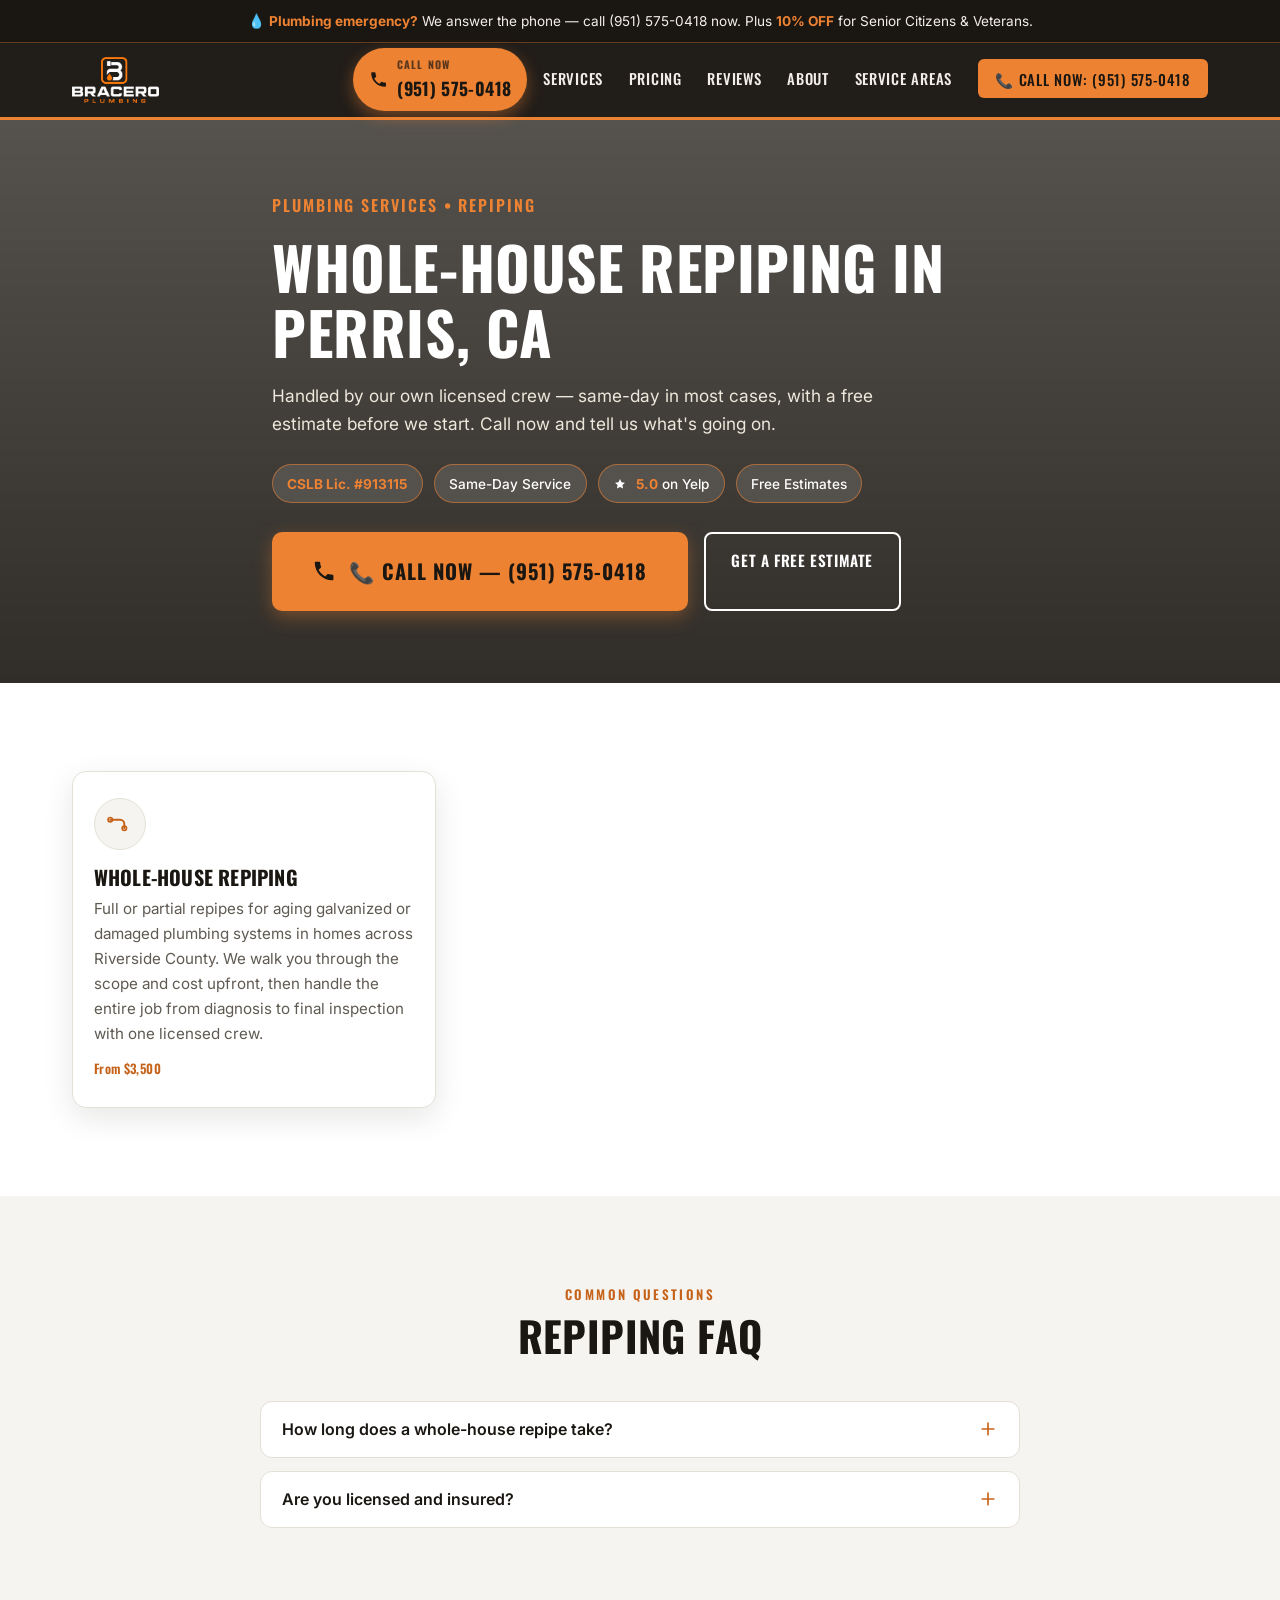
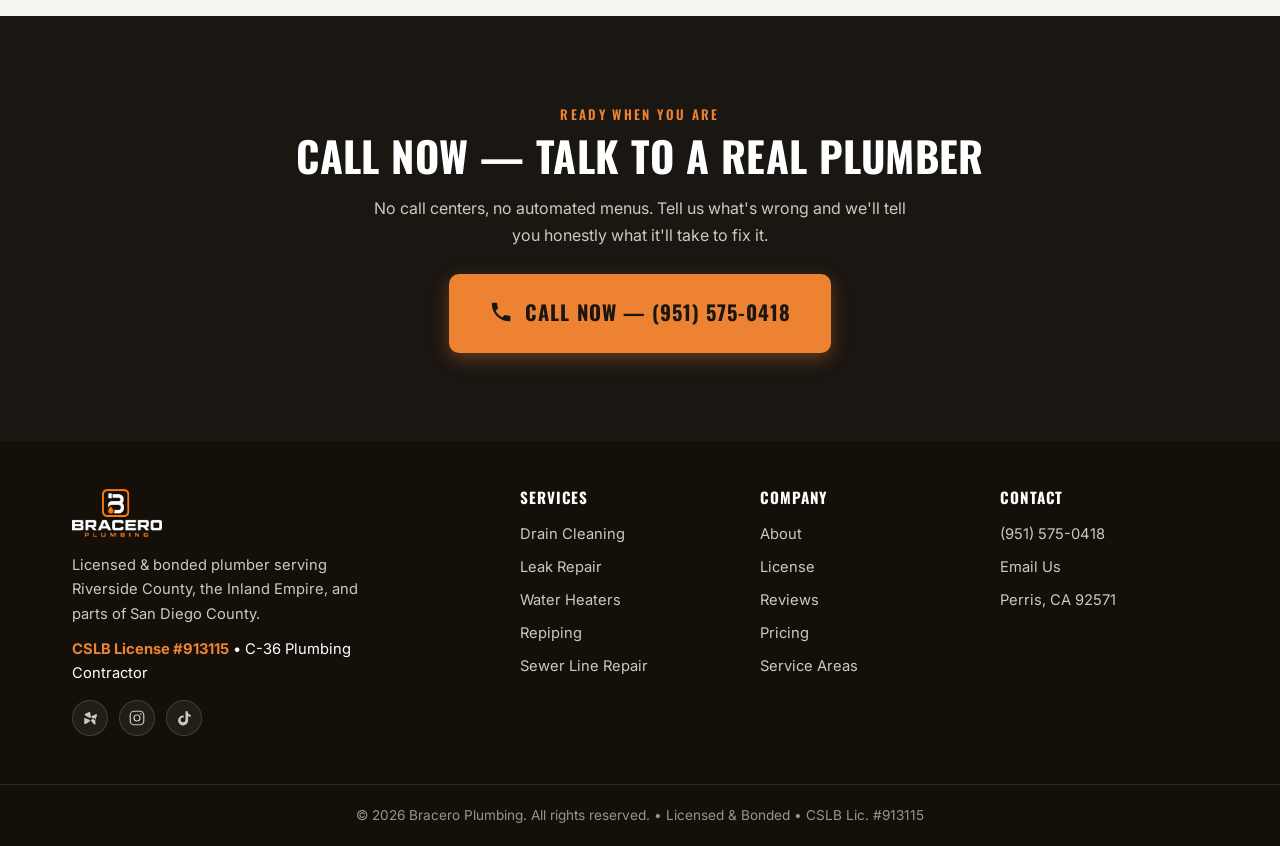
<file: services/repiping.html>
<!DOCTYPE html>
<html lang="en">

<head>
  <!-- Google Tag Manager -->
  <script>(function(w,d,s,l,i){w[l]=w[l]||[];w[l].push({'gtm.start':
  new Date().getTime(),event:'gtm.js'});var f=d.getElementsByTagName(s)[0],
  j=d.createElement(s),dl=l!='dataLayer'?'&l='+l:'';j.async=true;j.src=
  'https://www.googletagmanager.com/gtm.js?id='+i+dl;f.parentNode.insertBefore(j,f);
  })(window,document,'script','dataLayer','GTM-KBTQDS4F');</script>
  <!-- End Google Tag Manager -->
  <!-- Google tag (gtag.js) -->
  <script async src="https://www.googletagmanager.com/gtag/js?id=AW-18451713927"></script>
  <script>
    window.dataLayer = window.dataLayer || [];
    function gtag(){dataLayer.push(arguments);}
    gtag('js', new Date());

    gtag('config', 'AW-18451713927');
  </script>
  <script>
    gtag('config', 'AW-18451713927/EEK7CPe-joQdEIefu95E', {
      'phone_conversion_number': '(951) 575-0418'
    });
  </script>
  <meta charset="UTF-8" />
  <meta name="viewport" content="width=device-width, initial-scale=1.0" />

  <!-- ===================== PRIMARY SEO ===================== -->
  <title>Whole-House Repiping in Perris, CA | Bracero Plumbing</title>
  <meta name="description" content="Full or partial repipes for aging galvanized or damaged plumbing systems in Perris, CA & Riverside County homes. Licensed CSLB #913115. Call (951) 575-0418." />
  <meta name="keywords" content="whole house repiping Perris CA, repipe specialist Riverside County, galvanized pipe replacement, CSLB License 913115" />
  <meta name="author" content="Bracero Plumbing" />
  <meta name="robots" content="index, follow" />
  <meta name="geo.region" content="US-CA" />
  <meta name="geo.placename" content="Perris, California" />
  <meta name="geo.position" content="33.7825;-117.2286" />
  <meta name="ICBM" content="33.7825, -117.2286" />
  <link rel="canonical" href="https://www.braceroengineeringco.com/services/repiping.html" />

  <!-- ===================== OPEN GRAPH / SOCIAL ===================== -->
  <meta property="og:type" content="website" />
  <meta property="og:site_name" content="Bracero Plumbing" />
  <meta property="og:title" content="Whole-House Repiping | Bracero Plumbing" />
  <meta property="og:description" content="Full or partial repipes for aging galvanized or damaged plumbing systems in Perris, CA & Riverside County homes. Licensed CSLB #913115. Call (951) 575-0418." />
  <meta property="og:url" content="https://www.braceroengineeringco.com/services/repiping.html" />
  <meta property="og:image" content="https://www.braceroengineeringco.com/assets/img/og-image.jpg" />
  <meta property="og:image:width" content="1200" />
  <meta property="og:image:height" content="630" />
  <meta name="twitter:card" content="summary_large_image" />
  <meta name="twitter:title" content="Whole-House Repiping | Bracero Plumbing" />
  <meta name="twitter:description" content="Full or partial repipes for aging galvanized or damaged plumbing systems in Perris, CA & Riverside County homes. Licensed CSLB #913115. Call (951) 575-0418." />
  <meta name="twitter:image" content="https://www.braceroengineeringco.com/assets/img/og-image.jpg" />

  <meta name="theme-color" content="#1a1612" />
  <link rel="icon" type="image/png" href="../assets/img/favicon.png" />
  <link rel="apple-touch-icon" href="../assets/img/favicon.png" />

  <!-- ===================== FONTS ===================== -->
  <link rel="preconnect" href="https://fonts.googleapis.com" />
  <link rel="preconnect" href="https://fonts.gstatic.com" crossorigin />
  <link
    href="https://fonts.googleapis.com/css2?family=Oswald:wght@500;600;700&family=Inter:wght@400;500;600;700&display=swap"
    rel="stylesheet" />

  <link rel="stylesheet" href="../assets/css/styles.css" />

  <!-- ===================== STRUCTURED DATA (Service) ===================== -->
  <script type="application/ld+json">
{
  "@context": "https://schema.org",
  "@type": "Service",
  "serviceType": "Whole-House Repiping",
  "provider": {
    "@type": "Plumber",
    "name": "Bracero Plumbing",
    "telephone": "+1-951-575-0418",
    "url": "https://www.braceroengineeringco.com/"
  },
  "areaServed": { "@type": "AdministrativeArea", "name": "Riverside County, California" }
}
  </script>
</head>

<body>
<!-- Google Tag Manager (noscript) -->
<noscript><iframe src="https://www.googletagmanager.com/ns.html?id=GTM-KBTQDS4F"
height="0" width="0" style="display:none;visibility:hidden"></iframe></noscript>
<!-- End Google Tag Manager (noscript) -->

  <!-- ===================== PROMO BANNER ===================== -->
  <div class="promo-banner">
    <div class="container">
      <p>💧 <strong>Plumbing emergency?</strong> We answer the phone — call (951) 575-0418 now. Plus <strong>10% OFF</strong> for Senior Citizens &amp; Veterans.</p>
    </div>
  </div>

  <!-- ===================== HEADER ===================== -->
  <header class="site-header" id="top">
    <div class="container header-inner">
      <a href="../index.html#top" class="brand" aria-label="Bracero Plumbing home">
        <img src="../assets/img/logo-mark.png" alt="Bracero Plumbing logo" class="brand-logo" />
      </a>
      <a href="tel:+19515750418" class="header-phone">
        <svg class="icon" viewBox="0 0 24 24" aria-hidden="true"><use href="#i-phone"/></svg>
        <span><span class="header-phone-label">Call Now</span>(951) 575-0418</span>
      </a>
      <nav class="main-nav" aria-label="Primary">
        <button class="nav-toggle" id="navToggle" aria-label="Open menu" aria-expanded="false">
          <span></span><span></span><span></span>
        </button>
        <ul class="nav-list" id="navList">
          <li><a href="../index.html#services">Services</a></li>
          <li><a href="../index.html#pricing">Pricing</a></li>
          <li><a href="../index.html#reviews">Reviews</a></li>
          <li><a href="../index.html#about">About</a></li>
          <li><a href="../index.html#areas">Service Areas</a></li>
          <li><a href="tel:+19515750418" class="nav-cta">📞 CALL NOW: (951) 575-0418</a></li>
        </ul>
      </nav>
    </div>
  </header>

  <!-- inline icon sprite -->
  <svg style="display:none" aria-hidden="true">
    <symbol id="i-phone" viewBox="0 0 24 24"><path d="M6.6 10.8c1.4 2.8 3.8 5.1 6.6 6.6l2.2-2.2c.3-.3.7-.4 1.1-.2 1.2.5 2.5.8 3.9.8.6 0 1 .4 1 1v3.4c0 .6-.4 1-1 1C10.6 21.2 2.8 13.4 2.8 3.7c0-.6.4-1 1-1H7.2c.6 0 1 .4 1 1 0 1.4.3 2.7.8 3.9.2.4.1.8-.2 1.1L6.6 10.8Z" fill="currentColor"/></symbol>
    <symbol id="i-drain" viewBox="0 0 24 24"><circle cx="12" cy="12" r="9" fill="none" stroke="currentColor" stroke-width="1.6"/><path d="M12 5v14M5 12h14M7.5 7.5l9 9M16.5 7.5l-9 9" stroke="currentColor" stroke-width="1.4"/></symbol>
    <symbol id="i-drop" viewBox="0 0 24 24"><path d="M12 2C9 7 5 11.5 5 15.5A7 7 0 0019 15.5C19 11.5 15 7 12 2Z" fill="none" stroke="currentColor" stroke-width="1.6"/></symbol>
    <symbol id="i-heater" viewBox="0 0 24 24"><rect x="7" y="3" width="10" height="18" rx="2" fill="none" stroke="currentColor" stroke-width="1.6"/><path d="M10 8h4M10 12h4M10 16h4" stroke="currentColor" stroke-width="1.4"/></symbol>
    <symbol id="i-pipe" viewBox="0 0 24 24"><path d="M3 8h9a4 4 0 0 1 4 4v4" fill="none" stroke="currentColor" stroke-width="1.8" stroke-linecap="round"/><circle cx="3" cy="8" r="2" fill="none" stroke="currentColor" stroke-width="1.6"/><circle cx="16" cy="16" r="2" fill="none" stroke="currentColor" stroke-width="1.6"/></symbol>
    <symbol id="i-star" viewBox="0 0 24 24"><path d="M12 3.5l2.6 5.4 5.9.8-4.3 4.2 1 5.9-5.2-2.8-5.2 2.8 1-5.9-4.3-4.2 5.9-.8Z" fill="currentColor"/></symbol>
    <symbol id="i-plus" viewBox="0 0 24 24"><path d="M12 5v14M5 12h14" stroke="currentColor" stroke-width="2" stroke-linecap="round"/></symbol>
    <symbol id="i-instagram" viewBox="0 0 24 24"><rect x="3" y="3" width="18" height="18" rx="5" fill="none" stroke="currentColor" stroke-width="1.6"/><circle cx="12" cy="12" r="4" fill="none" stroke="currentColor" stroke-width="1.6"/><circle cx="17.2" cy="6.8" r="1.1" fill="currentColor"/></symbol>
    <symbol id="i-tiktok" viewBox="0 0 24 24"><path d="M14 3v11.5a3.3 3.3 0 1 1-3.3-3.3c.3 0 .6 0 .9.1V8.7a6.7 6.7 0 1 0 5.9 6.6V9.4a6.2 6.2 0 0 0 3.5 1.1V7.9a4.1 4.1 0 0 1-3.5-2.3A4.2 4.2 0 0 1 17 3Z" fill="currentColor"/></symbol>
    <symbol id="i-yelp" viewBox="0 0 24 24"><path d="M12 3.5l1.2 6.8a1.3 1.3 0 0 1-1.9 1.4L5.6 8.6a1.3 1.3 0 0 1 .4-2.4l5.6-2.6a.4.4 0 0 1 .4-.1ZM4.9 12l6.2 2.2a1.3 1.3 0 0 1 .2 2.4l-5 3.3a1.3 1.3 0 0 1-2-1.1l.1-5.7a.4.4 0 0 1 .5-1.1Zm8.4 3.6 3.9 4.8a1.3 1.3 0 0 0 2.2-1l-.6-6.1a1.3 1.3 0 0 0-2.1-.9l-3.2 2.4a1.3 1.3 0 0 0-.2 1.8ZM14 9.8l5.5-2.9a1.3 1.3 0 0 1 1.8 1.6l-1.9 5.4a1.3 1.3 0 0 1-2.3.2L14 10.9a.4.4 0 0 1 0-1.1Z" fill="currentColor"/></symbol>
  </svg>

  <!-- ===================== PAGE HERO ===================== -->
  <section class="hero hero-inner" id="home">
    <div class="hero-overlay"></div>
    <div class="container hero-content">
      <p class="hero-eyebrow">Plumbing Services &bull; Repiping</p>
      <h1>Whole-House Repiping in Perris, CA</h1>
      <p class="hero-sub">Handled by our own licensed crew — same-day in most cases, with a free estimate before we
        start. Call now and tell us what's going on.</p>
      <div class="hero-badges">
        <span class="badge"><strong>CSLB Lic. #913115</strong></span>
        <span class="badge">Same-Day Service</span>
        <a class="badge" href="https://www.yelp.com/biz/bracero-plumbing-perris" target="_blank" rel="noopener">
          <svg class="icon" viewBox="0 0 24 24" aria-hidden="true" style="width:14px;height:14px;vertical-align:-2px;margin-right:.3rem"><use href="#i-star"/></svg>
          <strong>5.0</strong> on Yelp
        </a>
        <span class="badge">Free Estimates</span>
      </div>
      <div class="hero-actions">
        <a href="tel:+19515750418" class="btn btn-call btn-primary btn-lg">
          <svg class="icon" viewBox="0 0 24 24" aria-hidden="true"><use href="#i-phone"/></svg>
          📞 CALL NOW — (951) 575-0418
        </a>
        <a href="../index.html#contact" class="btn btn-outline">Get a Free Estimate</a>
      </div>
    </div>
  </section>

  <!-- ===================== SERVICE DETAIL ===================== -->
  <section class="section" id="service-detail">
    <div class="container">
      <div class="cards icon-cards">
        <article class="card icon-card">
          <div class="icon-card-icon"><svg class="icon" viewBox="0 0 24 24" aria-hidden="true"><use href="#i-pipe"/></svg></div>
          <div class="card-body">
            <h3>Whole-House Repiping</h3>
            <p>Full or partial repipes for aging galvanized or damaged plumbing systems in homes across Riverside County. We walk you through the scope and cost upfront, then handle the entire job from diagnosis to final inspection with one licensed crew.</p>
            <span class="icon-card-price">From $3,500</span>
          </div>
        </article>
      </div>
    </div>
  </section>

  <!-- ===================== FAQ ===================== -->
  <section class="section section-alt" id="faq">
    <div class="container">
      <div class="section-head">
        <p class="eyebrow">Common Questions</p>
        <h2>Repiping FAQ</h2>
      </div>
      <div class="faq-list">
        <div class="faq-item">
          <button class="faq-q" aria-expanded="false">
            <span>How long does a whole-house repipe take?</span>
            <svg class="icon faq-icon" viewBox="0 0 24 24"><use href="#i-plus"/></svg>
          </button>
          <div class="faq-a">
            <p>Most whole-house repipes are completed in 1-3 days depending on the size of the home and scope of work. We'll give you an exact timeline and price after a free, no-obligation inspection.</p>
          </div>
        </div>
        <div class="faq-item">
          <button class="faq-q" aria-expanded="false">
            <span>Are you licensed and insured?</span>
            <svg class="icon faq-icon" viewBox="0 0 24 24"><use href="#i-plus"/></svg>
          </button>
          <div class="faq-a">
            <p>Yes. Bracero Plumbing is licensed and bonded under CSLB License #913115, classified C-36
              Plumbing Contractor. You can verify our license anytime at cslb.ca.gov.</p>
          </div>
        </div>
      </div>
    </div>
  </section>

  <!-- ===================== CTA BAND ===================== -->
  <section class="section section-dark" id="cta">
    <div class="container" style="text-align:center">
      <p class="eyebrow accent">Ready When You Are</p>
      <h2 style="margin-bottom:1rem">Call Now — Talk To A Real Plumber</h2>
      <p style="max-width:560px;margin:0 auto 1.6rem;color:#cfc8bc">No call centers, no automated menus. Tell us
        what's wrong and we'll tell you honestly what it'll take to fix it.</p>
      <a href="tel:+19515750418" class="btn btn-call btn-primary btn-lg">
        <svg class="icon" viewBox="0 0 24 24" aria-hidden="true"><use href="#i-phone"/></svg>
        CALL NOW — (951) 575-0418
      </a>
    </div>
  </section>

  <!-- ===================== FOOTER ===================== -->
  <footer class="site-footer">
    <div class="container footer-inner">
      <div class="footer-brand">
        <img src="../assets/img/logo-mark.png" alt="Bracero Plumbing" class="footer-logo" />
        <p>Licensed &amp; bonded plumber serving Riverside County, the Inland Empire, and parts of San Diego
          County.</p>
        <p class="footer-lic"><strong>CSLB License #913115</strong> &bull; C-36 Plumbing Contractor</p>
        <div class="footer-social">
          <a href="https://www.yelp.com/biz/bracero-plumbing-perris" target="_blank" rel="noopener" aria-label="Yelp"><svg class="icon" viewBox="0 0 24 24"><use href="#i-yelp"/></svg></a>
          <a href="https://instagram.com/Bracero_plumbing" target="_blank" rel="noopener" aria-label="Instagram"><svg class="icon" viewBox="0 0 24 24"><use href="#i-instagram"/></svg></a>
          <a href="https://tiktok.com/@braceroengineering" target="_blank" rel="noopener" aria-label="TikTok"><svg class="icon" viewBox="0 0 24 24"><use href="#i-tiktok"/></svg></a>
        </div>
      </div>
      <div class="footer-col">
        <h4>Services</h4>
        <ul>
          <li><a href="drain-cleaning.html">Drain Cleaning</a></li>
          <li><a href="leak-repair.html">Leak Repair</a></li>
          <li><a href="water-heaters.html">Water Heaters</a></li>
          <li><a href="repiping.html" aria-current="page">Repiping</a></li>
          <li><a href="sewer-line-repair.html">Sewer Line Repair</a></li>
        </ul>
      </div>
      <div class="footer-col">
        <h4>Company</h4>
        <ul>
          <li><a href="../index.html#about">About</a></li>
          <li><a href="../index.html#license">License</a></li>
          <li><a href="../index.html#reviews">Reviews</a></li>
          <li><a href="../index.html#pricing">Pricing</a></li>
          <li><a href="../index.html#areas">Service Areas</a></li>
        </ul>
      </div>
      <div class="footer-col">
        <h4>Contact</h4>
        <ul>
          <li><a href="tel:+19515750418">(951) 575-0418</a></li>
          <li><a href="mailto:Eddie@BraceroPlumbing.com">Email Us</a></li>
          <li>Perris, CA 92571</li>
        </ul>
      </div>
    </div>
    <div class="footer-bottom">
      <div class="container">
        <p>&copy; <span id="year"></span> Bracero Plumbing. All rights reserved. &bull; Licensed &amp; Bonded
          &bull; CSLB&nbsp;Lic.&nbsp;#913115</p>
      </div>
    </div>
  </footer>

  <a href="tel:+19515750418" class="mobile-call" aria-label="Call Bracero Plumbing">📞 Call Now — (951) 575-0418</a>

  <script src="../assets/js/main.js"></script>
  <script type="module"
    src="https://static.cloudflareinsights.com/beacon.min.js/v31edd6df95cf4e85bb4c19e7a9bdbcba1788362987495"
    integrity="sha512-iIg7k2xntmwu6/uSb5tpc/hySgZc4eoL31yB29W6tJFo2akwjPWcEqnCEdJvGexCL0KEQwVYv5BlowfhVz26hg=="
    data-cf-beacon='{"version":"2024.11.0","token":"9faa8212a9d14b8d8688ab4ada460621","r":1,"spa":2}'
    crossorigin="anonymous"></script>
</body>

</html>
</file>
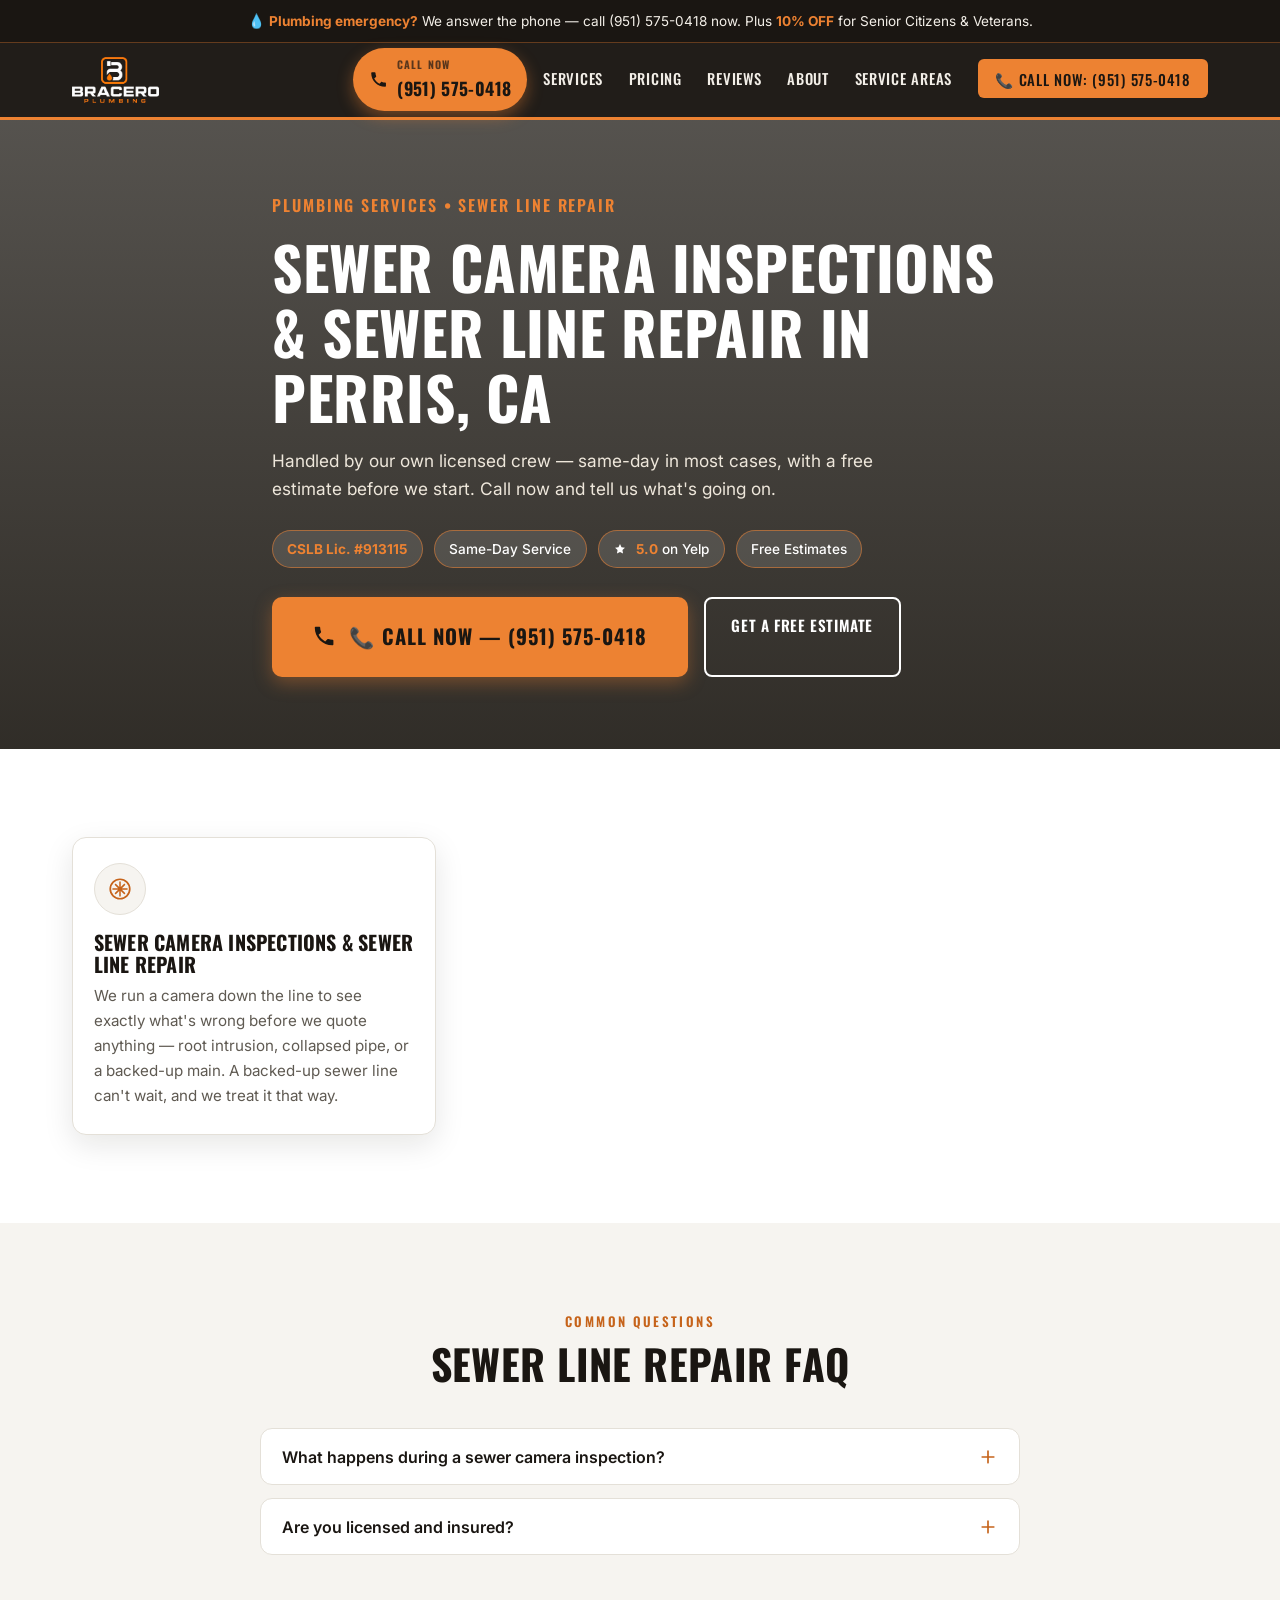
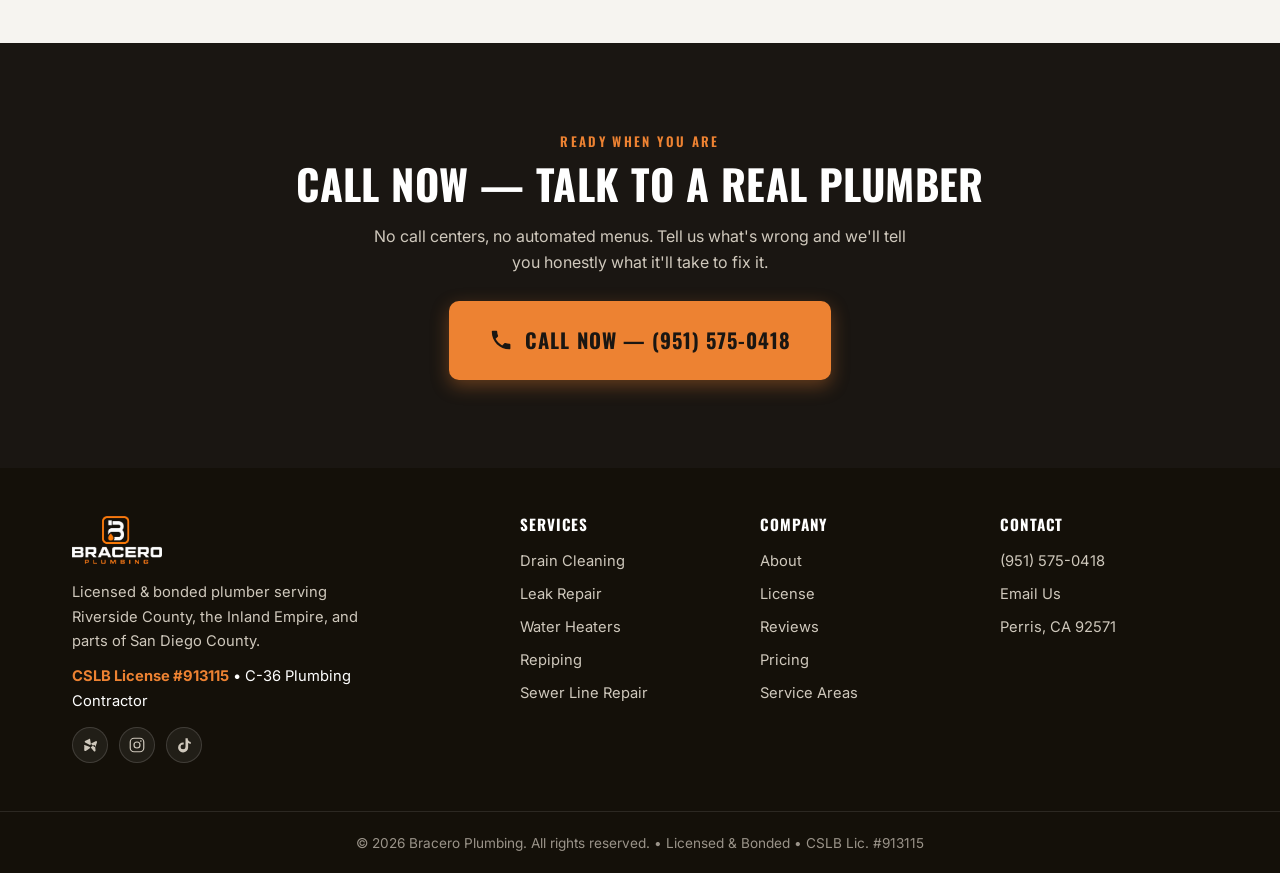
<file: services/sewer-line-repair.html>
<!DOCTYPE html>
<html lang="en">

<head>
  <!-- Google Tag Manager -->
  <script>(function(w,d,s,l,i){w[l]=w[l]||[];w[l].push({'gtm.start':
  new Date().getTime(),event:'gtm.js'});var f=d.getElementsByTagName(s)[0],
  j=d.createElement(s),dl=l!='dataLayer'?'&l='+l:'';j.async=true;j.src=
  'https://www.googletagmanager.com/gtm.js?id='+i+dl;f.parentNode.insertBefore(j,f);
  })(window,document,'script','dataLayer','GTM-KBTQDS4F');</script>
  <!-- End Google Tag Manager -->
  <!-- Google tag (gtag.js) -->
  <script async src="https://www.googletagmanager.com/gtag/js?id=AW-18451713927"></script>
  <script>
    window.dataLayer = window.dataLayer || [];
    function gtag(){dataLayer.push(arguments);}
    gtag('js', new Date());

    gtag('config', 'AW-18451713927');
  </script>
  <script>
    gtag('config', 'AW-18451713927/EEK7CPe-joQdEIefu95E', {
      'phone_conversion_number': '(951) 575-0418'
    });
  </script>
  <meta charset="UTF-8" />
  <meta name="viewport" content="width=device-width, initial-scale=1.0" />

  <!-- ===================== PRIMARY SEO ===================== -->
  <title>Sewer Camera Inspections & Sewer Line Repair in Perris, CA | Bracero Plumbing</title>
  <meta name="description" content="We run a camera down the line to see exactly what's wrong before we quote anything — root intrusion, collapsed pipe, or a backed-up main. Licensed CSLB #913115. Call (951) 575-0418." />
  <meta name="keywords" content="sewer line repair Perris CA, sewer camera inspection Riverside County, sewer backup plumber, CSLB License 913115" />
  <meta name="author" content="Bracero Plumbing" />
  <meta name="robots" content="index, follow" />
  <meta name="geo.region" content="US-CA" />
  <meta name="geo.placename" content="Perris, California" />
  <meta name="geo.position" content="33.7825;-117.2286" />
  <meta name="ICBM" content="33.7825, -117.2286" />
  <link rel="canonical" href="https://www.braceroengineeringco.com/services/sewer-line-repair.html" />

  <!-- ===================== OPEN GRAPH / SOCIAL ===================== -->
  <meta property="og:type" content="website" />
  <meta property="og:site_name" content="Bracero Plumbing" />
  <meta property="og:title" content="Sewer Camera Inspections & Sewer Line Repair | Bracero Plumbing" />
  <meta property="og:description" content="We run a camera down the line to see exactly what's wrong before we quote anything — root intrusion, collapsed pipe, or a backed-up main. Licensed CSLB #913115. Call (951) 575-0418." />
  <meta property="og:url" content="https://www.braceroengineeringco.com/services/sewer-line-repair.html" />
  <meta property="og:image" content="https://www.braceroengineeringco.com/assets/img/og-image.jpg" />
  <meta property="og:image:width" content="1200" />
  <meta property="og:image:height" content="630" />
  <meta name="twitter:card" content="summary_large_image" />
  <meta name="twitter:title" content="Sewer Camera Inspections & Sewer Line Repair | Bracero Plumbing" />
  <meta name="twitter:description" content="We run a camera down the line to see exactly what's wrong before we quote anything — root intrusion, collapsed pipe, or a backed-up main. Licensed CSLB #913115. Call (951) 575-0418." />
  <meta name="twitter:image" content="https://www.braceroengineeringco.com/assets/img/og-image.jpg" />

  <meta name="theme-color" content="#1a1612" />
  <link rel="icon" type="image/png" href="../assets/img/favicon.png" />
  <link rel="apple-touch-icon" href="../assets/img/favicon.png" />

  <!-- ===================== FONTS ===================== -->
  <link rel="preconnect" href="https://fonts.googleapis.com" />
  <link rel="preconnect" href="https://fonts.gstatic.com" crossorigin />
  <link
    href="https://fonts.googleapis.com/css2?family=Oswald:wght@500;600;700&family=Inter:wght@400;500;600;700&display=swap"
    rel="stylesheet" />

  <link rel="stylesheet" href="../assets/css/styles.css" />

  <!-- ===================== STRUCTURED DATA (Service) ===================== -->
  <script type="application/ld+json">
{
  "@context": "https://schema.org",
  "@type": "Service",
  "serviceType": "Sewer Camera Inspections & Sewer Line Repair",
  "provider": {
    "@type": "Plumber",
    "name": "Bracero Plumbing",
    "telephone": "+1-951-575-0418",
    "url": "https://www.braceroengineeringco.com/"
  },
  "areaServed": { "@type": "AdministrativeArea", "name": "Riverside County, California" }
}
  </script>
</head>

<body>
<!-- Google Tag Manager (noscript) -->
<noscript><iframe src="https://www.googletagmanager.com/ns.html?id=GTM-KBTQDS4F"
height="0" width="0" style="display:none;visibility:hidden"></iframe></noscript>
<!-- End Google Tag Manager (noscript) -->

  <!-- ===================== PROMO BANNER ===================== -->
  <div class="promo-banner">
    <div class="container">
      <p>💧 <strong>Plumbing emergency?</strong> We answer the phone — call (951) 575-0418 now. Plus <strong>10% OFF</strong> for Senior Citizens &amp; Veterans.</p>
    </div>
  </div>

  <!-- ===================== HEADER ===================== -->
  <header class="site-header" id="top">
    <div class="container header-inner">
      <a href="../index.html#top" class="brand" aria-label="Bracero Plumbing home">
        <img src="../assets/img/logo-mark.png" alt="Bracero Plumbing logo" class="brand-logo" />
      </a>
      <a href="tel:+19515750418" class="header-phone">
        <svg class="icon" viewBox="0 0 24 24" aria-hidden="true"><use href="#i-phone"/></svg>
        <span><span class="header-phone-label">Call Now</span>(951) 575-0418</span>
      </a>
      <nav class="main-nav" aria-label="Primary">
        <button class="nav-toggle" id="navToggle" aria-label="Open menu" aria-expanded="false">
          <span></span><span></span><span></span>
        </button>
        <ul class="nav-list" id="navList">
          <li><a href="../index.html#services">Services</a></li>
          <li><a href="../index.html#pricing">Pricing</a></li>
          <li><a href="../index.html#reviews">Reviews</a></li>
          <li><a href="../index.html#about">About</a></li>
          <li><a href="../index.html#areas">Service Areas</a></li>
          <li><a href="tel:+19515750418" class="nav-cta">📞 CALL NOW: (951) 575-0418</a></li>
        </ul>
      </nav>
    </div>
  </header>

  <!-- inline icon sprite -->
  <svg style="display:none" aria-hidden="true">
    <symbol id="i-phone" viewBox="0 0 24 24"><path d="M6.6 10.8c1.4 2.8 3.8 5.1 6.6 6.6l2.2-2.2c.3-.3.7-.4 1.1-.2 1.2.5 2.5.8 3.9.8.6 0 1 .4 1 1v3.4c0 .6-.4 1-1 1C10.6 21.2 2.8 13.4 2.8 3.7c0-.6.4-1 1-1H7.2c.6 0 1 .4 1 1 0 1.4.3 2.7.8 3.9.2.4.1.8-.2 1.1L6.6 10.8Z" fill="currentColor"/></symbol>
    <symbol id="i-drain" viewBox="0 0 24 24"><circle cx="12" cy="12" r="9" fill="none" stroke="currentColor" stroke-width="1.6"/><path d="M12 5v14M5 12h14M7.5 7.5l9 9M16.5 7.5l-9 9" stroke="currentColor" stroke-width="1.4"/></symbol>
    <symbol id="i-drop" viewBox="0 0 24 24"><path d="M12 2C9 7 5 11.5 5 15.5A7 7 0 0019 15.5C19 11.5 15 7 12 2Z" fill="none" stroke="currentColor" stroke-width="1.6"/></symbol>
    <symbol id="i-heater" viewBox="0 0 24 24"><rect x="7" y="3" width="10" height="18" rx="2" fill="none" stroke="currentColor" stroke-width="1.6"/><path d="M10 8h4M10 12h4M10 16h4" stroke="currentColor" stroke-width="1.4"/></symbol>
    <symbol id="i-pipe" viewBox="0 0 24 24"><path d="M3 8h9a4 4 0 0 1 4 4v4" fill="none" stroke="currentColor" stroke-width="1.8" stroke-linecap="round"/><circle cx="3" cy="8" r="2" fill="none" stroke="currentColor" stroke-width="1.6"/><circle cx="16" cy="16" r="2" fill="none" stroke="currentColor" stroke-width="1.6"/></symbol>
    <symbol id="i-star" viewBox="0 0 24 24"><path d="M12 3.5l2.6 5.4 5.9.8-4.3 4.2 1 5.9-5.2-2.8-5.2 2.8 1-5.9-4.3-4.2 5.9-.8Z" fill="currentColor"/></symbol>
    <symbol id="i-plus" viewBox="0 0 24 24"><path d="M12 5v14M5 12h14" stroke="currentColor" stroke-width="2" stroke-linecap="round"/></symbol>
    <symbol id="i-instagram" viewBox="0 0 24 24"><rect x="3" y="3" width="18" height="18" rx="5" fill="none" stroke="currentColor" stroke-width="1.6"/><circle cx="12" cy="12" r="4" fill="none" stroke="currentColor" stroke-width="1.6"/><circle cx="17.2" cy="6.8" r="1.1" fill="currentColor"/></symbol>
    <symbol id="i-tiktok" viewBox="0 0 24 24"><path d="M14 3v11.5a3.3 3.3 0 1 1-3.3-3.3c.3 0 .6 0 .9.1V8.7a6.7 6.7 0 1 0 5.9 6.6V9.4a6.2 6.2 0 0 0 3.5 1.1V7.9a4.1 4.1 0 0 1-3.5-2.3A4.2 4.2 0 0 1 17 3Z" fill="currentColor"/></symbol>
    <symbol id="i-yelp" viewBox="0 0 24 24"><path d="M12 3.5l1.2 6.8a1.3 1.3 0 0 1-1.9 1.4L5.6 8.6a1.3 1.3 0 0 1 .4-2.4l5.6-2.6a.4.4 0 0 1 .4-.1ZM4.9 12l6.2 2.2a1.3 1.3 0 0 1 .2 2.4l-5 3.3a1.3 1.3 0 0 1-2-1.1l.1-5.7a.4.4 0 0 1 .5-1.1Zm8.4 3.6 3.9 4.8a1.3 1.3 0 0 0 2.2-1l-.6-6.1a1.3 1.3 0 0 0-2.1-.9l-3.2 2.4a1.3 1.3 0 0 0-.2 1.8ZM14 9.8l5.5-2.9a1.3 1.3 0 0 1 1.8 1.6l-1.9 5.4a1.3 1.3 0 0 1-2.3.2L14 10.9a.4.4 0 0 1 0-1.1Z" fill="currentColor"/></symbol>
  </svg>

  <!-- ===================== PAGE HERO ===================== -->
  <section class="hero hero-inner" id="home">
    <div class="hero-overlay"></div>
    <div class="container hero-content">
      <p class="hero-eyebrow">Plumbing Services &bull; Sewer Line Repair</p>
      <h1>Sewer Camera Inspections & Sewer Line Repair in Perris, CA</h1>
      <p class="hero-sub">Handled by our own licensed crew — same-day in most cases, with a free estimate before we
        start. Call now and tell us what's going on.</p>
      <div class="hero-badges">
        <span class="badge"><strong>CSLB Lic. #913115</strong></span>
        <span class="badge">Same-Day Service</span>
        <a class="badge" href="https://www.yelp.com/biz/bracero-plumbing-perris" target="_blank" rel="noopener">
          <svg class="icon" viewBox="0 0 24 24" aria-hidden="true" style="width:14px;height:14px;vertical-align:-2px;margin-right:.3rem"><use href="#i-star"/></svg>
          <strong>5.0</strong> on Yelp
        </a>
        <span class="badge">Free Estimates</span>
      </div>
      <div class="hero-actions">
        <a href="tel:+19515750418" class="btn btn-call btn-primary btn-lg">
          <svg class="icon" viewBox="0 0 24 24" aria-hidden="true"><use href="#i-phone"/></svg>
          📞 CALL NOW — (951) 575-0418
        </a>
        <a href="../index.html#contact" class="btn btn-outline">Get a Free Estimate</a>
      </div>
    </div>
  </section>

  <!-- ===================== SERVICE DETAIL ===================== -->
  <section class="section" id="service-detail">
    <div class="container">
      <div class="cards icon-cards">
        <article class="card icon-card">
          <div class="icon-card-icon"><svg class="icon" viewBox="0 0 24 24" aria-hidden="true"><use href="#i-drain"/></svg></div>
          <div class="card-body">
            <h3>Sewer Camera Inspections & Sewer Line Repair</h3>
            <p>We run a camera down the line to see exactly what's wrong before we quote anything — root intrusion, collapsed pipe, or a backed-up main. A backed-up sewer line can't wait, and we treat it that way.</p>
            
          </div>
        </article>
      </div>
    </div>
  </section>

  <!-- ===================== FAQ ===================== -->
  <section class="section section-alt" id="faq">
    <div class="container">
      <div class="section-head">
        <p class="eyebrow">Common Questions</p>
        <h2>Sewer Line Repair FAQ</h2>
      </div>
      <div class="faq-list">
        <div class="faq-item">
          <button class="faq-q" aria-expanded="false">
            <span>What happens during a sewer camera inspection?</span>
            <svg class="icon faq-icon" viewBox="0 0 24 24"><use href="#i-plus"/></svg>
          </button>
          <div class="faq-a">
            <p>We feed a camera down the line to see exactly what's causing the backup — roots, a collapsed section, or buildup — and show you what we find before recommending a fix. No guessing, no surprise bills.</p>
          </div>
        </div>
        <div class="faq-item">
          <button class="faq-q" aria-expanded="false">
            <span>Are you licensed and insured?</span>
            <svg class="icon faq-icon" viewBox="0 0 24 24"><use href="#i-plus"/></svg>
          </button>
          <div class="faq-a">
            <p>Yes. Bracero Plumbing is licensed and bonded under CSLB License #913115, classified C-36
              Plumbing Contractor. You can verify our license anytime at cslb.ca.gov.</p>
          </div>
        </div>
      </div>
    </div>
  </section>

  <!-- ===================== CTA BAND ===================== -->
  <section class="section section-dark" id="cta">
    <div class="container" style="text-align:center">
      <p class="eyebrow accent">Ready When You Are</p>
      <h2 style="margin-bottom:1rem">Call Now — Talk To A Real Plumber</h2>
      <p style="max-width:560px;margin:0 auto 1.6rem;color:#cfc8bc">No call centers, no automated menus. Tell us
        what's wrong and we'll tell you honestly what it'll take to fix it.</p>
      <a href="tel:+19515750418" class="btn btn-call btn-primary btn-lg">
        <svg class="icon" viewBox="0 0 24 24" aria-hidden="true"><use href="#i-phone"/></svg>
        CALL NOW — (951) 575-0418
      </a>
    </div>
  </section>

  <!-- ===================== FOOTER ===================== -->
  <footer class="site-footer">
    <div class="container footer-inner">
      <div class="footer-brand">
        <img src="../assets/img/logo-mark.png" alt="Bracero Plumbing" class="footer-logo" />
        <p>Licensed &amp; bonded plumber serving Riverside County, the Inland Empire, and parts of San Diego
          County.</p>
        <p class="footer-lic"><strong>CSLB License #913115</strong> &bull; C-36 Plumbing Contractor</p>
        <div class="footer-social">
          <a href="https://www.yelp.com/biz/bracero-plumbing-perris" target="_blank" rel="noopener" aria-label="Yelp"><svg class="icon" viewBox="0 0 24 24"><use href="#i-yelp"/></svg></a>
          <a href="https://instagram.com/Bracero_plumbing" target="_blank" rel="noopener" aria-label="Instagram"><svg class="icon" viewBox="0 0 24 24"><use href="#i-instagram"/></svg></a>
          <a href="https://tiktok.com/@braceroengineering" target="_blank" rel="noopener" aria-label="TikTok"><svg class="icon" viewBox="0 0 24 24"><use href="#i-tiktok"/></svg></a>
        </div>
      </div>
      <div class="footer-col">
        <h4>Services</h4>
        <ul>
          <li><a href="drain-cleaning.html">Drain Cleaning</a></li>
          <li><a href="leak-repair.html">Leak Repair</a></li>
          <li><a href="water-heaters.html">Water Heaters</a></li>
          <li><a href="repiping.html">Repiping</a></li>
          <li><a href="sewer-line-repair.html" aria-current="page">Sewer Line Repair</a></li>
        </ul>
      </div>
      <div class="footer-col">
        <h4>Company</h4>
        <ul>
          <li><a href="../index.html#about">About</a></li>
          <li><a href="../index.html#license">License</a></li>
          <li><a href="../index.html#reviews">Reviews</a></li>
          <li><a href="../index.html#pricing">Pricing</a></li>
          <li><a href="../index.html#areas">Service Areas</a></li>
        </ul>
      </div>
      <div class="footer-col">
        <h4>Contact</h4>
        <ul>
          <li><a href="tel:+19515750418">(951) 575-0418</a></li>
          <li><a href="mailto:Eddie@BraceroPlumbing.com">Email Us</a></li>
          <li>Perris, CA 92571</li>
        </ul>
      </div>
    </div>
    <div class="footer-bottom">
      <div class="container">
        <p>&copy; <span id="year"></span> Bracero Plumbing. All rights reserved. &bull; Licensed &amp; Bonded
          &bull; CSLB&nbsp;Lic.&nbsp;#913115</p>
      </div>
    </div>
  </footer>

  <a href="tel:+19515750418" class="mobile-call" aria-label="Call Bracero Plumbing">📞 Call Now — (951) 575-0418</a>

  <script src="../assets/js/main.js"></script>
  <script type="module"
    src="https://static.cloudflareinsights.com/beacon.min.js/v31edd6df95cf4e85bb4c19e7a9bdbcba1788362987495"
    integrity="sha512-iIg7k2xntmwu6/uSb5tpc/hySgZc4eoL31yB29W6tJFo2akwjPWcEqnCEdJvGexCL0KEQwVYv5BlowfhVz26hg=="
    data-cf-beacon='{"version":"2024.11.0","token":"9faa8212a9d14b8d8688ab4ada460621","r":1,"spa":2}'
    crossorigin="anonymous"></script>
</body>

</html>
</file>
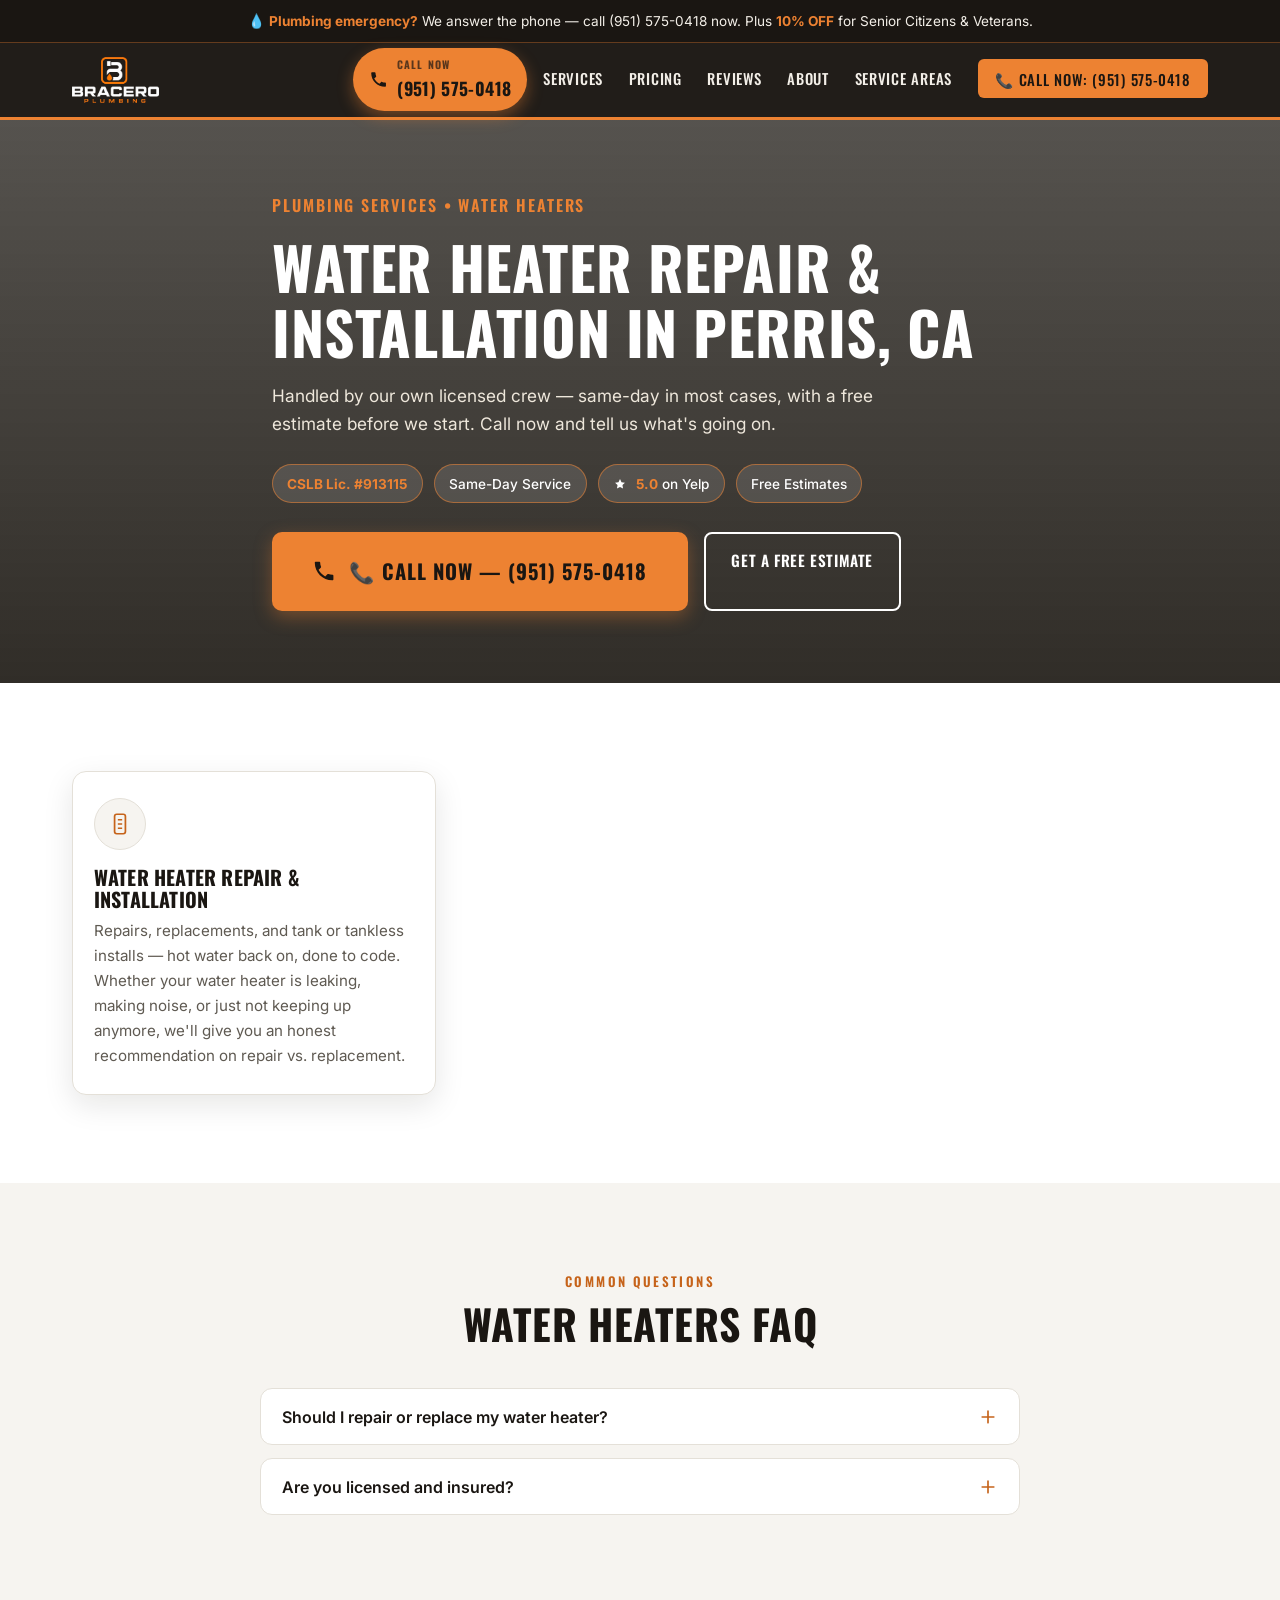
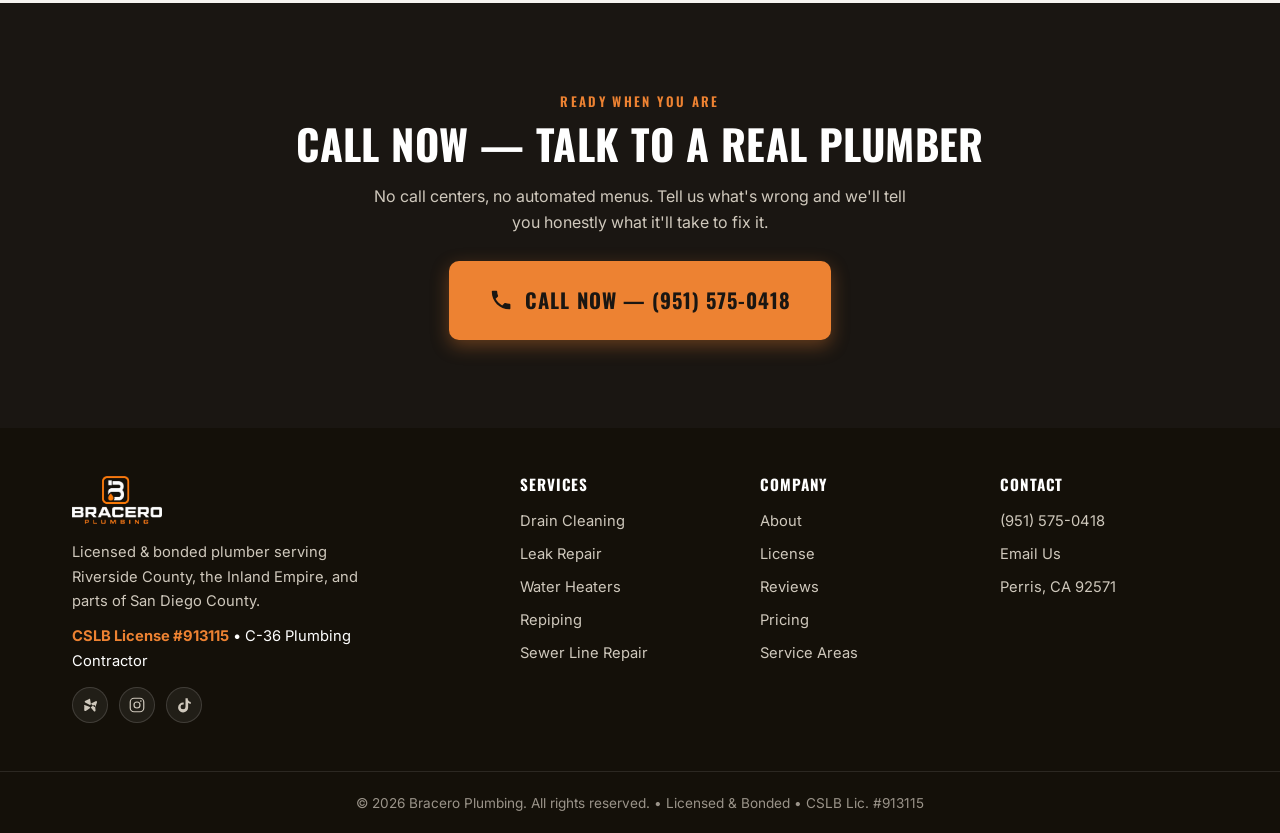
<file: services/water-heaters.html>
<!DOCTYPE html>
<html lang="en">

<head>
  <!-- Google Tag Manager -->
  <script>(function(w,d,s,l,i){w[l]=w[l]||[];w[l].push({'gtm.start':
  new Date().getTime(),event:'gtm.js'});var f=d.getElementsByTagName(s)[0],
  j=d.createElement(s),dl=l!='dataLayer'?'&l='+l:'';j.async=true;j.src=
  'https://www.googletagmanager.com/gtm.js?id='+i+dl;f.parentNode.insertBefore(j,f);
  })(window,document,'script','dataLayer','GTM-KBTQDS4F');</script>
  <!-- End Google Tag Manager -->
  <!-- Google tag (gtag.js) -->
  <script async src="https://www.googletagmanager.com/gtag/js?id=AW-18451713927"></script>
  <script>
    window.dataLayer = window.dataLayer || [];
    function gtag(){dataLayer.push(arguments);}
    gtag('js', new Date());

    gtag('config', 'AW-18451713927');
  </script>
  <script>
    gtag('config', 'AW-18451713927/EEK7CPe-joQdEIefu95E', {
      'phone_conversion_number': '(951) 575-0418'
    });
  </script>
  <meta charset="UTF-8" />
  <meta name="viewport" content="width=device-width, initial-scale=1.0" />

  <!-- ===================== PRIMARY SEO ===================== -->
  <title>Water Heater Repair & Installation in Perris, CA | Bracero Plumbing</title>
  <meta name="description" content="Water heater repairs, replacements, and tank or tankless installs in Perris, CA & Riverside County — hot water back on, done to code. Licensed CSLB #913115. Call (951) 575-0418." />
  <meta name="keywords" content="water heater repair Perris CA, tankless water heater install, water heater replacement Riverside County, CSLB License 913115" />
  <meta name="author" content="Bracero Plumbing" />
  <meta name="robots" content="index, follow" />
  <meta name="geo.region" content="US-CA" />
  <meta name="geo.placename" content="Perris, California" />
  <meta name="geo.position" content="33.7825;-117.2286" />
  <meta name="ICBM" content="33.7825, -117.2286" />
  <link rel="canonical" href="https://www.braceroengineeringco.com/services/water-heaters.html" />

  <!-- ===================== OPEN GRAPH / SOCIAL ===================== -->
  <meta property="og:type" content="website" />
  <meta property="og:site_name" content="Bracero Plumbing" />
  <meta property="og:title" content="Water Heater Repair & Installation | Bracero Plumbing" />
  <meta property="og:description" content="Water heater repairs, replacements, and tank or tankless installs in Perris, CA & Riverside County — hot water back on, done to code. Licensed CSLB #913115. Call (951) 575-0418." />
  <meta property="og:url" content="https://www.braceroengineeringco.com/services/water-heaters.html" />
  <meta property="og:image" content="https://www.braceroengineeringco.com/assets/img/og-image.jpg" />
  <meta property="og:image:width" content="1200" />
  <meta property="og:image:height" content="630" />
  <meta name="twitter:card" content="summary_large_image" />
  <meta name="twitter:title" content="Water Heater Repair & Installation | Bracero Plumbing" />
  <meta name="twitter:description" content="Water heater repairs, replacements, and tank or tankless installs in Perris, CA & Riverside County — hot water back on, done to code. Licensed CSLB #913115. Call (951) 575-0418." />
  <meta name="twitter:image" content="https://www.braceroengineeringco.com/assets/img/og-image.jpg" />

  <meta name="theme-color" content="#1a1612" />
  <link rel="icon" type="image/png" href="../assets/img/favicon.png" />
  <link rel="apple-touch-icon" href="../assets/img/favicon.png" />

  <!-- ===================== FONTS ===================== -->
  <link rel="preconnect" href="https://fonts.googleapis.com" />
  <link rel="preconnect" href="https://fonts.gstatic.com" crossorigin />
  <link
    href="https://fonts.googleapis.com/css2?family=Oswald:wght@500;600;700&family=Inter:wght@400;500;600;700&display=swap"
    rel="stylesheet" />

  <link rel="stylesheet" href="../assets/css/styles.css" />

  <!-- ===================== STRUCTURED DATA (Service) ===================== -->
  <script type="application/ld+json">
{
  "@context": "https://schema.org",
  "@type": "Service",
  "serviceType": "Water Heater Repair & Installation",
  "provider": {
    "@type": "Plumber",
    "name": "Bracero Plumbing",
    "telephone": "+1-951-575-0418",
    "url": "https://www.braceroengineeringco.com/"
  },
  "areaServed": { "@type": "AdministrativeArea", "name": "Riverside County, California" }
}
  </script>
</head>

<body>
<!-- Google Tag Manager (noscript) -->
<noscript><iframe src="https://www.googletagmanager.com/ns.html?id=GTM-KBTQDS4F"
height="0" width="0" style="display:none;visibility:hidden"></iframe></noscript>
<!-- End Google Tag Manager (noscript) -->

  <!-- ===================== PROMO BANNER ===================== -->
  <div class="promo-banner">
    <div class="container">
      <p>💧 <strong>Plumbing emergency?</strong> We answer the phone — call (951) 575-0418 now. Plus <strong>10% OFF</strong> for Senior Citizens &amp; Veterans.</p>
    </div>
  </div>

  <!-- ===================== HEADER ===================== -->
  <header class="site-header" id="top">
    <div class="container header-inner">
      <a href="../index.html#top" class="brand" aria-label="Bracero Plumbing home">
        <img src="../assets/img/logo-mark.png" alt="Bracero Plumbing logo" class="brand-logo" />
      </a>
      <a href="tel:+19515750418" class="header-phone">
        <svg class="icon" viewBox="0 0 24 24" aria-hidden="true"><use href="#i-phone"/></svg>
        <span><span class="header-phone-label">Call Now</span>(951) 575-0418</span>
      </a>
      <nav class="main-nav" aria-label="Primary">
        <button class="nav-toggle" id="navToggle" aria-label="Open menu" aria-expanded="false">
          <span></span><span></span><span></span>
        </button>
        <ul class="nav-list" id="navList">
          <li><a href="../index.html#services">Services</a></li>
          <li><a href="../index.html#pricing">Pricing</a></li>
          <li><a href="../index.html#reviews">Reviews</a></li>
          <li><a href="../index.html#about">About</a></li>
          <li><a href="../index.html#areas">Service Areas</a></li>
          <li><a href="tel:+19515750418" class="nav-cta">📞 CALL NOW: (951) 575-0418</a></li>
        </ul>
      </nav>
    </div>
  </header>

  <!-- inline icon sprite -->
  <svg style="display:none" aria-hidden="true">
    <symbol id="i-phone" viewBox="0 0 24 24"><path d="M6.6 10.8c1.4 2.8 3.8 5.1 6.6 6.6l2.2-2.2c.3-.3.7-.4 1.1-.2 1.2.5 2.5.8 3.9.8.6 0 1 .4 1 1v3.4c0 .6-.4 1-1 1C10.6 21.2 2.8 13.4 2.8 3.7c0-.6.4-1 1-1H7.2c.6 0 1 .4 1 1 0 1.4.3 2.7.8 3.9.2.4.1.8-.2 1.1L6.6 10.8Z" fill="currentColor"/></symbol>
    <symbol id="i-drain" viewBox="0 0 24 24"><circle cx="12" cy="12" r="9" fill="none" stroke="currentColor" stroke-width="1.6"/><path d="M12 5v14M5 12h14M7.5 7.5l9 9M16.5 7.5l-9 9" stroke="currentColor" stroke-width="1.4"/></symbol>
    <symbol id="i-drop" viewBox="0 0 24 24"><path d="M12 2C9 7 5 11.5 5 15.5A7 7 0 0019 15.5C19 11.5 15 7 12 2Z" fill="none" stroke="currentColor" stroke-width="1.6"/></symbol>
    <symbol id="i-heater" viewBox="0 0 24 24"><rect x="7" y="3" width="10" height="18" rx="2" fill="none" stroke="currentColor" stroke-width="1.6"/><path d="M10 8h4M10 12h4M10 16h4" stroke="currentColor" stroke-width="1.4"/></symbol>
    <symbol id="i-pipe" viewBox="0 0 24 24"><path d="M3 8h9a4 4 0 0 1 4 4v4" fill="none" stroke="currentColor" stroke-width="1.8" stroke-linecap="round"/><circle cx="3" cy="8" r="2" fill="none" stroke="currentColor" stroke-width="1.6"/><circle cx="16" cy="16" r="2" fill="none" stroke="currentColor" stroke-width="1.6"/></symbol>
    <symbol id="i-star" viewBox="0 0 24 24"><path d="M12 3.5l2.6 5.4 5.9.8-4.3 4.2 1 5.9-5.2-2.8-5.2 2.8 1-5.9-4.3-4.2 5.9-.8Z" fill="currentColor"/></symbol>
    <symbol id="i-plus" viewBox="0 0 24 24"><path d="M12 5v14M5 12h14" stroke="currentColor" stroke-width="2" stroke-linecap="round"/></symbol>
    <symbol id="i-instagram" viewBox="0 0 24 24"><rect x="3" y="3" width="18" height="18" rx="5" fill="none" stroke="currentColor" stroke-width="1.6"/><circle cx="12" cy="12" r="4" fill="none" stroke="currentColor" stroke-width="1.6"/><circle cx="17.2" cy="6.8" r="1.1" fill="currentColor"/></symbol>
    <symbol id="i-tiktok" viewBox="0 0 24 24"><path d="M14 3v11.5a3.3 3.3 0 1 1-3.3-3.3c.3 0 .6 0 .9.1V8.7a6.7 6.7 0 1 0 5.9 6.6V9.4a6.2 6.2 0 0 0 3.5 1.1V7.9a4.1 4.1 0 0 1-3.5-2.3A4.2 4.2 0 0 1 17 3Z" fill="currentColor"/></symbol>
    <symbol id="i-yelp" viewBox="0 0 24 24"><path d="M12 3.5l1.2 6.8a1.3 1.3 0 0 1-1.9 1.4L5.6 8.6a1.3 1.3 0 0 1 .4-2.4l5.6-2.6a.4.4 0 0 1 .4-.1ZM4.9 12l6.2 2.2a1.3 1.3 0 0 1 .2 2.4l-5 3.3a1.3 1.3 0 0 1-2-1.1l.1-5.7a.4.4 0 0 1 .5-1.1Zm8.4 3.6 3.9 4.8a1.3 1.3 0 0 0 2.2-1l-.6-6.1a1.3 1.3 0 0 0-2.1-.9l-3.2 2.4a1.3 1.3 0 0 0-.2 1.8ZM14 9.8l5.5-2.9a1.3 1.3 0 0 1 1.8 1.6l-1.9 5.4a1.3 1.3 0 0 1-2.3.2L14 10.9a.4.4 0 0 1 0-1.1Z" fill="currentColor"/></symbol>
  </svg>

  <!-- ===================== PAGE HERO ===================== -->
  <section class="hero hero-inner" id="home">
    <div class="hero-overlay"></div>
    <div class="container hero-content">
      <p class="hero-eyebrow">Plumbing Services &bull; Water Heaters</p>
      <h1>Water Heater Repair & Installation in Perris, CA</h1>
      <p class="hero-sub">Handled by our own licensed crew — same-day in most cases, with a free estimate before we
        start. Call now and tell us what's going on.</p>
      <div class="hero-badges">
        <span class="badge"><strong>CSLB Lic. #913115</strong></span>
        <span class="badge">Same-Day Service</span>
        <a class="badge" href="https://www.yelp.com/biz/bracero-plumbing-perris" target="_blank" rel="noopener">
          <svg class="icon" viewBox="0 0 24 24" aria-hidden="true" style="width:14px;height:14px;vertical-align:-2px;margin-right:.3rem"><use href="#i-star"/></svg>
          <strong>5.0</strong> on Yelp
        </a>
        <span class="badge">Free Estimates</span>
      </div>
      <div class="hero-actions">
        <a href="tel:+19515750418" class="btn btn-call btn-primary btn-lg">
          <svg class="icon" viewBox="0 0 24 24" aria-hidden="true"><use href="#i-phone"/></svg>
          📞 CALL NOW — (951) 575-0418
        </a>
        <a href="../index.html#contact" class="btn btn-outline">Get a Free Estimate</a>
      </div>
    </div>
  </section>

  <!-- ===================== SERVICE DETAIL ===================== -->
  <section class="section" id="service-detail">
    <div class="container">
      <div class="cards icon-cards">
        <article class="card icon-card">
          <div class="icon-card-icon"><svg class="icon" viewBox="0 0 24 24" aria-hidden="true"><use href="#i-heater"/></svg></div>
          <div class="card-body">
            <h3>Water Heater Repair & Installation</h3>
            <p>Repairs, replacements, and tank or tankless installs — hot water back on, done to code. Whether your water heater is leaking, making noise, or just not keeping up anymore, we'll give you an honest recommendation on repair vs. replacement.</p>
            
          </div>
        </article>
      </div>
    </div>
  </section>

  <!-- ===================== FAQ ===================== -->
  <section class="section section-alt" id="faq">
    <div class="container">
      <div class="section-head">
        <p class="eyebrow">Common Questions</p>
        <h2>Water Heaters FAQ</h2>
      </div>
      <div class="faq-list">
        <div class="faq-item">
          <button class="faq-q" aria-expanded="false">
            <span>Should I repair or replace my water heater?</span>
            <svg class="icon faq-icon" viewBox="0 0 24 24"><use href="#i-plus"/></svg>
          </button>
          <div class="faq-a">
            <p>It depends on the age and condition of the unit. We'll inspect it, give you a straight answer on whether a repair makes sense or if replacement will save you money long-term, and quote both options before any work starts.</p>
          </div>
        </div>
        <div class="faq-item">
          <button class="faq-q" aria-expanded="false">
            <span>Are you licensed and insured?</span>
            <svg class="icon faq-icon" viewBox="0 0 24 24"><use href="#i-plus"/></svg>
          </button>
          <div class="faq-a">
            <p>Yes. Bracero Plumbing is licensed and bonded under CSLB License #913115, classified C-36
              Plumbing Contractor. You can verify our license anytime at cslb.ca.gov.</p>
          </div>
        </div>
      </div>
    </div>
  </section>

  <!-- ===================== CTA BAND ===================== -->
  <section class="section section-dark" id="cta">
    <div class="container" style="text-align:center">
      <p class="eyebrow accent">Ready When You Are</p>
      <h2 style="margin-bottom:1rem">Call Now — Talk To A Real Plumber</h2>
      <p style="max-width:560px;margin:0 auto 1.6rem;color:#cfc8bc">No call centers, no automated menus. Tell us
        what's wrong and we'll tell you honestly what it'll take to fix it.</p>
      <a href="tel:+19515750418" class="btn btn-call btn-primary btn-lg">
        <svg class="icon" viewBox="0 0 24 24" aria-hidden="true"><use href="#i-phone"/></svg>
        CALL NOW — (951) 575-0418
      </a>
    </div>
  </section>

  <!-- ===================== FOOTER ===================== -->
  <footer class="site-footer">
    <div class="container footer-inner">
      <div class="footer-brand">
        <img src="../assets/img/logo-mark.png" alt="Bracero Plumbing" class="footer-logo" />
        <p>Licensed &amp; bonded plumber serving Riverside County, the Inland Empire, and parts of San Diego
          County.</p>
        <p class="footer-lic"><strong>CSLB License #913115</strong> &bull; C-36 Plumbing Contractor</p>
        <div class="footer-social">
          <a href="https://www.yelp.com/biz/bracero-plumbing-perris" target="_blank" rel="noopener" aria-label="Yelp"><svg class="icon" viewBox="0 0 24 24"><use href="#i-yelp"/></svg></a>
          <a href="https://instagram.com/Bracero_plumbing" target="_blank" rel="noopener" aria-label="Instagram"><svg class="icon" viewBox="0 0 24 24"><use href="#i-instagram"/></svg></a>
          <a href="https://tiktok.com/@braceroengineering" target="_blank" rel="noopener" aria-label="TikTok"><svg class="icon" viewBox="0 0 24 24"><use href="#i-tiktok"/></svg></a>
        </div>
      </div>
      <div class="footer-col">
        <h4>Services</h4>
        <ul>
          <li><a href="drain-cleaning.html">Drain Cleaning</a></li>
          <li><a href="leak-repair.html">Leak Repair</a></li>
          <li><a href="water-heaters.html" aria-current="page">Water Heaters</a></li>
          <li><a href="repiping.html">Repiping</a></li>
          <li><a href="sewer-line-repair.html">Sewer Line Repair</a></li>
        </ul>
      </div>
      <div class="footer-col">
        <h4>Company</h4>
        <ul>
          <li><a href="../index.html#about">About</a></li>
          <li><a href="../index.html#license">License</a></li>
          <li><a href="../index.html#reviews">Reviews</a></li>
          <li><a href="../index.html#pricing">Pricing</a></li>
          <li><a href="../index.html#areas">Service Areas</a></li>
        </ul>
      </div>
      <div class="footer-col">
        <h4>Contact</h4>
        <ul>
          <li><a href="tel:+19515750418">(951) 575-0418</a></li>
          <li><a href="mailto:Eddie@BraceroPlumbing.com">Email Us</a></li>
          <li>Perris, CA 92571</li>
        </ul>
      </div>
    </div>
    <div class="footer-bottom">
      <div class="container">
        <p>&copy; <span id="year"></span> Bracero Plumbing. All rights reserved. &bull; Licensed &amp; Bonded
          &bull; CSLB&nbsp;Lic.&nbsp;#913115</p>
      </div>
    </div>
  </footer>

  <a href="tel:+19515750418" class="mobile-call" aria-label="Call Bracero Plumbing">📞 Call Now — (951) 575-0418</a>

  <script src="../assets/js/main.js"></script>
  <script type="module"
    src="https://static.cloudflareinsights.com/beacon.min.js/v31edd6df95cf4e85bb4c19e7a9bdbcba1788362987495"
    integrity="sha512-iIg7k2xntmwu6/uSb5tpc/hySgZc4eoL31yB29W6tJFo2akwjPWcEqnCEdJvGexCL0KEQwVYv5BlowfhVz26hg=="
    data-cf-beacon='{"version":"2024.11.0","token":"9faa8212a9d14b8d8688ab4ada460621","r":1,"spa":2}'
    crossorigin="anonymous"></script>
</body>

</html>
</file>
<file: assets/css/styles.css>
/* ===================================================================
   Bracero Plumbing — Stylesheet
   Brand colors from logo: orange #ED8232, charcoal #1A1612, off-white
   =================================================================== */
:root{
  --orange:#ED8232;
  --orange-dark:#C6631A;
  --charcoal:#1A1612;
  --charcoal-2:#242019;
  --ink:#211c16;
  --gray:#5f5a52;
  --light:#f6f4f0;
  --white:#ffffff;
  --line:#e4e0d8;
  --shadow:0 10px 30px rgba(20,16,10,.10);
  --radius:14px;
  --maxw:1180px;
  --font-head:'Oswald',system-ui,sans-serif;
  --font-body:'Inter',system-ui,sans-serif;
}
*{box-sizing:border-box;margin:0;padding:0}
html{scroll-behavior:smooth}
body{font-family:var(--font-body);color:var(--ink);background:var(--white);line-height:1.65;-webkit-font-smoothing:antialiased}
img{max-width:100%;display:block}
a{color:inherit;text-decoration:none}
.container{max-width:var(--maxw);margin:0 auto;padding:0 22px}

h1,h2,h3,h4{font-family:var(--font-head);line-height:1.1;text-transform:uppercase;letter-spacing:.01em}
h2{font-size:clamp(1.7rem,3.4vw,2.6rem);color:var(--charcoal)}
h3{font-size:1.25rem}
.eyebrow{font-family:var(--font-head);text-transform:uppercase;letter-spacing:.18em;color:var(--orange-dark);font-weight:600;font-size:.82rem;margin-bottom:.5rem}
.eyebrow.accent{color:var(--orange)}

/* ---------- Buttons ---------- */
.btn{display:inline-block;font-family:var(--font-head);text-transform:uppercase;letter-spacing:.04em;font-weight:600;
  padding:.85rem 1.6rem;border-radius:8px;cursor:pointer;border:2px solid transparent;transition:.2s;font-size:.95rem}
.btn-primary{background:var(--orange);color:var(--charcoal);box-shadow:0 6px 18px rgba(237,130,50,.35)}
.btn-primary:hover{background:var(--orange-dark);transform:translateY(-2px);box-shadow:0 10px 26px rgba(237,130,50,.5)}
.btn-outline{background:transparent;border-color:var(--white);color:var(--white)}
.btn-outline:hover{background:var(--white);color:var(--charcoal)}
.btn-ghost{background:transparent;color:var(--gray);padding-left:.5rem}
.btn-ghost:hover{color:var(--charcoal)}
.btn-block{width:100%;text-align:center}
.btn-lg{font-size:1.28rem;padding:1.3rem 2.4rem;border-radius:10px}
.btn .icon{width:18px;height:18px;vertical-align:-3px;margin-right:.4rem;fill:currentColor}
.btn-lg .icon{width:24px;height:24px}
.icon{width:20px;height:20px}

/* ---------- Call CTAs: loud + pulsing ---------- */
@keyframes callPulseRing{
  0%{box-shadow:0 6px 18px rgba(237,130,50,.4),0 0 0 0 rgba(237,130,50,.55)}
  70%{box-shadow:0 6px 18px rgba(237,130,50,.4),0 0 0 18px rgba(237,130,50,0)}
  100%{box-shadow:0 6px 18px rgba(237,130,50,.4),0 0 0 0 rgba(237,130,50,0)}
}
@keyframes callWiggle{
  0%,88%,100%{transform:rotate(0)}
  90%{transform:rotate(-8deg)}
  92%{transform:rotate(7deg)}
  94%{transform:rotate(-5deg)}
  96%{transform:rotate(3deg)}
}
.btn-call{
  position:relative;
  animation:callPulseRing 1.9s ease-out infinite;
  font-weight:800;
  letter-spacing:.05em;
}
.btn-call:hover{animation-play-state:paused}
.btn-call .icon{animation:callWiggle 2.6s ease-in-out infinite}
@media(prefers-reduced-motion:reduce){
  .btn-call,.btn-call .icon{animation:none}
}

/* ---------- Header ---------- */
.site-header{position:sticky;top:0;z-index:50;background:rgba(26,22,18,.97);backdrop-filter:blur(6px);border-bottom:3px solid var(--orange)}
.header-inner{display:flex;align-items:center;justify-content:space-between;gap:1rem;height:74px}
.brand-logo{height:46px;width:auto}
.header-phone{display:flex;align-items:center;gap:.6rem;color:var(--charcoal);font-family:var(--font-head);font-weight:800;font-size:1.1rem;letter-spacing:.02em;margin-left:auto;
  background:var(--orange);padding:.5rem 1rem;border-radius:999px;box-shadow:0 6px 16px rgba(237,130,50,.4);
  animation:callPulseRing 2.2s ease-out infinite}
.header-phone .icon{width:19px;height:19px;animation:callWiggle 2.6s ease-in-out infinite}
.header-phone-label{display:block;font-size:.66rem;text-transform:uppercase;letter-spacing:.1em;color:rgba(26,22,18,.7);font-weight:700}
.header-phone:hover{background:var(--orange-dark);color:var(--charcoal);animation-play-state:paused}
@media(prefers-reduced-motion:reduce){.header-phone,.header-phone .icon{animation:none}}
.nav-list{list-style:none;display:flex;align-items:center;gap:1.6rem}
.nav-list a{color:#f3efe8;font-family:var(--font-head);text-transform:uppercase;font-size:.92rem;letter-spacing:.05em;font-weight:500;transition:.2s}
.nav-list a:hover{color:var(--orange)}
.nav-cta{background:var(--orange);color:var(--charcoal)!important;padding:.55rem 1.1rem;border-radius:6px;font-weight:800;
  animation:callPulseRing 2.2s ease-out infinite}
.nav-cta:hover{background:var(--orange-dark);animation-play-state:paused}
@media(prefers-reduced-motion:reduce){.nav-cta{animation:none}}
.nav-toggle{display:none;flex-direction:column;gap:5px;background:none;border:0;cursor:pointer;padding:6px}
.nav-toggle span{width:26px;height:3px;background:var(--orange);border-radius:2px;transition:.3s}

/* ---------- Hero ---------- */
.hero{position:relative;color:var(--white);background:linear-gradient(rgba(20,16,10,.68),rgba(20,16,10,.84)),url('https://images.unsplash.com/photo-1676210134188-4c05dd172f89?q=80&w=1800&auto=format&fit=crop') center/cover no-repeat;
  padding:clamp(4rem,11vw,8rem) 0}
.hero-inner{background:linear-gradient(rgba(20,16,10,.72),rgba(20,16,10,.88)),url('https://images.unsplash.com/photo-1673870861507-d72aa6855d89?q=80&w=1800&auto=format&fit=crop') center/cover no-repeat;
  padding:clamp(2.6rem,7vw,4.5rem) 0}
.hero-content{max-width:780px}
.hero-eyebrow{font-family:var(--font-head);text-transform:uppercase;letter-spacing:.12em;color:var(--orange);font-weight:600;margin-bottom:1rem}
.hero h1{font-size:clamp(2.1rem,5.2vw,3.7rem);margin-bottom:1.1rem}
.hero-sub{font-size:1.08rem;color:#eee7db;max-width:640px;margin-bottom:1.6rem}
.hero-badges{display:flex;flex-wrap:wrap;gap:.7rem;margin-bottom:1.8rem}
.badge{background:rgba(255,255,255,.12);border:1px solid rgba(237,130,50,.55);color:#fff;padding:.45rem .9rem;border-radius:40px;font-size:.85rem;font-weight:500}
.badge strong{color:var(--orange)}
.hero-actions{display:flex;flex-wrap:wrap;gap:1rem}
.hero-hours{margin-top:1.4rem;font-size:.88rem;color:#cfc8bc}

/* ---------- Trust bar ---------- */
.trustbar{background:var(--charcoal-2);color:#fff;padding:1.4rem 0}
.trustbar-grid{display:grid;grid-template-columns:repeat(4,1fr);gap:1rem;text-align:center}
.trust-item{display:flex;flex-direction:column;gap:.2rem;border-left:1px solid rgba(255,255,255,.12);padding:.2rem 1rem}
.trust-item:first-child{border-left:0}
.trust-num{font-family:var(--font-head);color:var(--orange);font-weight:600;font-size:1.05rem}
.trust-label{font-size:.82rem;color:#cfc8bc;letter-spacing:.02em}

/* ---------- Sections ---------- */
.section{padding:clamp(3.2rem,7vw,5.5rem) 0}
.section-alt{background:var(--light)}
.section-head{max-width:760px;margin:0 auto 2.6rem;text-align:center}
.section-intro{color:var(--gray);margin-top:.8rem;font-size:1.05rem}
.section-cta{text-align:center;margin-top:2.6rem;display:flex;gap:.6rem;justify-content:center;align-items:center;flex-wrap:wrap}

/* ---------- Service cards ---------- */
.cards{display:grid;grid-template-columns:repeat(4,1fr);gap:1.4rem}
.icon-cards{grid-template-columns:repeat(3,1fr)}
.card{background:var(--white);border:1px solid var(--line);border-radius:var(--radius);overflow:hidden;box-shadow:var(--shadow);transition:.25s;display:flex;flex-direction:column}
.card:hover{transform:translateY(-6px);box-shadow:0 18px 40px rgba(20,16,10,.16)}
.card-media{aspect-ratio:4/3;overflow:hidden}
.card-media img{width:100%;height:100%;object-fit:cover;transition:.4s}
.card:hover .card-media img{transform:scale(1.06)}
.card-body{padding:1.3rem 1.3rem 1.5rem}
.card-tag{display:inline-block;background:var(--orange);color:var(--charcoal);font-family:var(--font-head);font-size:.72rem;font-weight:600;text-transform:uppercase;letter-spacing:.08em;padding:.25rem .6rem;border-radius:4px;margin-bottom:.7rem}
.card-body h3{margin-bottom:.5rem;color:var(--charcoal)}
.card-body p{color:var(--gray);font-size:.95rem}

/* ---------- Icon service cards ---------- */
.icon-card{padding:1.6rem 1.3rem}
.icon-card-icon{width:52px;height:52px;border-radius:50%;background:var(--light);border:1px solid var(--line);display:flex;align-items:center;justify-content:center;margin-bottom:1rem;color:var(--orange-dark)}
.icon-card-icon .icon{width:26px;height:26px}
.icon-card .card-body{padding:0}
.icon-card-price{display:inline-block;margin-top:.7rem;font-family:var(--font-head);font-size:.8rem;font-weight:600;color:var(--orange-dark);letter-spacing:.03em}
.services-more{text-align:center;margin-top:1.8rem;color:var(--gray);font-size:.95rem}
.services-more strong{color:var(--charcoal)}

/* ---------- Promo banner ---------- */
.promo-banner{background:var(--charcoal);border-bottom:1px solid rgba(237,130,50,.35);padding:.6rem 0;text-align:center}
.promo-banner p{color:#f3efe8;font-size:.85rem;margin:0}
.promo-banner strong{color:var(--orange)}

/* ---------- Pricing strip ---------- */
.pricing-strip{display:grid;grid-template-columns:repeat(4,1fr);gap:1rem}
.pricing-chip{background:var(--white);border:1px solid var(--line);border-top:4px solid var(--orange);border-radius:12px;padding:1.4rem 1rem;text-align:center;box-shadow:var(--shadow);display:flex;flex-direction:column;gap:.3rem}
.pricing-amount{font-family:var(--font-head);font-size:1.9rem;font-weight:700;color:var(--charcoal)}
.pricing-label{font-size:.88rem;color:var(--gray)}

/* ---------- Footer social ---------- */
.footer-social{display:flex;gap:.7rem;margin-top:.9rem}
.footer-social a{width:36px;height:36px;border-radius:50%;background:rgba(255,255,255,.06);border:1px solid rgba(255,255,255,.14);display:flex;align-items:center;justify-content:center;color:#cfc8bc}
.footer-social a:hover{color:var(--orange);border-color:var(--orange)}
.footer-social .icon{width:18px;height:18px}

/* ---------- Feature banner (sewer photo) ---------- */
.feature-banner{display:grid;grid-template-columns:1fr 1fr;gap:2.4rem;align-items:center;background:var(--light);border:1px solid var(--line);border-radius:var(--radius);overflow:hidden;margin-top:1.4rem}
.feature-banner-media{height:100%}
.feature-banner-media img{width:100%;height:100%;object-fit:cover;aspect-ratio:4/3}
.feature-banner-body{padding:1.6rem 2rem 1.6rem 0}
.feature-banner-body h3{color:var(--charcoal);margin:.6rem 0 .6rem}
.feature-banner-body p{color:var(--gray);margin-bottom:1.2rem}

/* ---------- Reviews ---------- */
.reviews-grid{display:grid;grid-template-columns:repeat(3,1fr);gap:1.4rem}
.review-card{background:var(--white);border:1px solid var(--line);border-radius:var(--radius);padding:1.6rem;box-shadow:var(--shadow)}
.review-stars{display:flex;gap:.2rem;color:var(--orange);margin-bottom:.8rem}
.review-stars .icon{width:16px;height:16px}
.review-card p{color:var(--ink);font-size:.98rem;margin-bottom:.9rem}
.review-card cite{color:var(--gray);font-size:.85rem;font-style:normal}

/* ---------- FAQ ---------- */
.faq-list{max-width:760px;margin:0 auto;display:grid;gap:.8rem}
.faq-item{background:var(--white);border:1px solid var(--line);border-radius:12px;overflow:hidden}
.faq-q{width:100%;display:flex;align-items:center;justify-content:space-between;gap:1rem;background:none;border:0;cursor:pointer;padding:1.1rem 1.3rem;text-align:left;font-family:var(--font-body);font-weight:600;font-size:1rem;color:var(--charcoal)}
.faq-icon{color:var(--orange-dark);transition:transform .25s;flex-shrink:0}
.faq-item.open .faq-icon{transform:rotate(45deg)}
.faq-a{max-height:0;overflow:hidden;transition:max-height .25s ease}
.faq-a p{padding:0 1.3rem 1.2rem;color:var(--gray);font-size:.95rem}
.faq-item.open .faq-a{max-height:220px}

/* ---------- About ---------- */
.about-grid{display:grid;grid-template-columns:1fr 1fr;gap:3rem;align-items:center}
.about-media img{border-radius:var(--radius);box-shadow:var(--shadow);width:100%;aspect-ratio:4/3;object-fit:cover}
.about-text h2{margin:.3rem 0 1rem}
.about-text p{color:var(--gray);margin-bottom:1rem}
.checklist{list-style:none;margin:1.2rem 0 1.6rem;display:grid;gap:.6rem}
.checklist li{position:relative;padding-left:1.9rem;color:var(--ink);font-weight:500}
.checklist li::before{content:"";position:absolute;left:0;top:.15rem;width:1.2rem;height:1.2rem;background:var(--orange);border-radius:50%;
  box-shadow:inset 0 0 0 2px var(--orange)}
.checklist li::after{content:"\2713";position:absolute;left:.27rem;top:.02rem;color:var(--charcoal);font-weight:800;font-size:.85rem}

/* ---------- License ---------- */
.license-banner{background:var(--charcoal);border-radius:var(--radius);padding:2rem;text-align:center;margin-bottom:2.2rem;border:2px solid var(--orange)}
.license-num{display:flex;flex-direction:column;gap:.2rem}
.license-label{color:#cfc8bc;font-family:var(--font-head);text-transform:uppercase;letter-spacing:.15em;font-size:.85rem}
.license-value{font-family:var(--font-head);color:var(--orange);font-size:clamp(2.4rem,6vw,3.6rem);font-weight:700;line-height:1}
.license-status{color:#fff;font-size:.95rem;letter-spacing:.03em;margin-top:.3rem}
.license-grid{display:grid;grid-template-columns:repeat(4,1fr);gap:1.2rem}
.license-card{background:var(--white);border:1px solid var(--line);border-top:4px solid var(--orange);border-radius:12px;padding:1.5rem 1.2rem;text-align:center;box-shadow:var(--shadow)}
.lic-code{display:inline-block;font-family:var(--font-head);font-weight:700;font-size:1.5rem;color:var(--charcoal);background:var(--orange);border-radius:8px;padding:.2rem .7rem;margin-bottom:.8rem}
.license-card h3{color:var(--charcoal);font-size:1.05rem;margin-bottom:.5rem}
.license-card p{color:var(--gray);font-size:.9rem}
.license-note{text-align:center;color:var(--gray);margin-top:1.6rem;font-size:.95rem}
.license-note a{color:var(--orange-dark);font-weight:600;text-decoration:underline}

/* ---------- Gallery ---------- */
.gallery{display:grid;grid-template-columns:repeat(4,1fr);gap:1rem}
.gallery figure{margin:0;border-radius:12px;overflow:hidden;aspect-ratio:1/1;box-shadow:var(--shadow)}
.gallery img{width:100%;height:100%;object-fit:cover;transition:.4s}
.gallery figure:hover img{transform:scale(1.08)}

/* ---------- Areas ---------- */
.areas-grid{display:grid;grid-template-columns:1.4fr 1fr;gap:3rem;align-items:center}
.areas-grid p{color:var(--gray);margin-bottom:1rem}
.area-list{list-style:none;display:grid;grid-template-columns:repeat(4,1fr);gap:.5rem;margin:1.2rem 0}
.area-list li{background:var(--white);border:1px solid var(--line);border-radius:6px;padding:.5rem;text-align:center;font-weight:500;font-size:.85rem}
.areas-note{font-size:.92rem;font-style:italic}
.areas-card{background:var(--charcoal);color:#fff;border-radius:var(--radius);padding:2.2rem;border-left:5px solid var(--orange)}
.areas-card h3{color:var(--orange);margin-bottom:.8rem}
.areas-card p{color:#dcd5c9;margin-bottom:1.4rem}

/* ---------- Contact ---------- */
.section-dark{background:var(--charcoal);color:#fff}
.contact-grid{display:grid;grid-template-columns:1fr 1fr;gap:3rem}
.section-dark h2{color:#fff}
.contact-info p{color:#d8d1c4;margin-bottom:1.4rem}
.contact-list{list-style:none;display:grid;gap:.9rem}
.contact-list li{display:flex;flex-direction:column;border-bottom:1px solid rgba(255,255,255,.1);padding-bottom:.7rem}
.ci-label{font-family:var(--font-head);text-transform:uppercase;letter-spacing:.12em;font-size:.72rem;color:var(--orange);margin-bottom:.1rem}
.contact-list a{color:#fff;font-weight:600}
.contact-list a:hover{color:var(--orange)}
.contact-call-btn{margin:1.4rem 0 1.6rem;justify-content:center;display:flex;align-items:center}
.contact-form-wrap{background:var(--white);border-radius:var(--radius);padding:2rem;box-shadow:var(--shadow)}
.contact-form-title{margin-bottom:1.2rem;color:var(--charcoal)}
.contact-form{display:grid;grid-template-columns:1fr 1fr;gap:1rem}
.field{display:flex;flex-direction:column}
.field-full{grid-column:1/-1}
.contact-form label{font-family:var(--font-head);text-transform:uppercase;font-size:.78rem;letter-spacing:.08em;color:var(--charcoal);margin-bottom:.35rem}
.contact-form input,.contact-form select,.contact-form textarea{padding:.7rem .8rem;border:1px solid var(--line);border-radius:8px;font-family:var(--font-body);font-size:.95rem;color:var(--ink);background:#fbfaf7}
.contact-form input:focus,.contact-form select:focus,.contact-form textarea:focus{outline:2px solid var(--orange);border-color:var(--orange)}
.contact-form .btn-block{grid-column:1/-1;margin-top:.3rem}
.form-note{grid-column:1/-1;text-align:center;color:var(--gray);font-size:.88rem;margin-top:.2rem}
.form-note a{color:var(--orange-dark);font-weight:600}

/* ---------- Footer ---------- */
.site-footer{background:#141009;color:#cfc8bc}
.footer-inner{display:grid;grid-template-columns:2fr 1fr 1fr 1fr;gap:2rem;padding:3rem 22px}
.footer-logo{height:48px;margin-bottom:1rem}
.footer-brand p{font-size:.92rem;margin-bottom:.7rem;max-width:320px}
.footer-lic{color:#fff!important}
.footer-lic strong{color:var(--orange)}
.footer-col h4{color:#fff;text-transform:uppercase;font-size:.95rem;letter-spacing:.06em;margin-bottom:1rem}
.footer-col ul{list-style:none;display:grid;gap:.55rem}
.footer-col a:hover{color:var(--orange)}
.footer-col li{font-size:.92rem}
.footer-bottom{border-top:1px solid rgba(255,255,255,.1);padding:1.2rem 0;text-align:center}
.footer-bottom p{font-size:.85rem;color:#9a9389}

/* ---------- Mobile sticky call ---------- */
@keyframes mobileCallGlow{
  0%,100%{box-shadow:0 -4px 14px rgba(0,0,0,.3),0 0 0 0 rgba(237,130,50,.6)}
  50%{box-shadow:0 -4px 14px rgba(0,0,0,.3),0 0 22px 4px rgba(237,130,50,.85)}
}
.mobile-call{display:none;position:fixed;bottom:0;left:0;right:0;z-index:60;background:var(--orange);color:var(--charcoal);
  text-align:center;font-family:var(--font-head);text-transform:uppercase;letter-spacing:.06em;font-weight:800;
  font-size:1.15rem;padding:1.15rem;box-shadow:0 -4px 14px rgba(0,0,0,.3);animation:mobileCallGlow 1.8s ease-in-out infinite;
  border-top:2px solid var(--white)}
@media(prefers-reduced-motion:reduce){.mobile-call{animation:none}}

/* ===================================================================
   Responsive
   =================================================================== */
@media(max-width:980px){
  .cards{grid-template-columns:repeat(2,1fr)}
  .license-grid{grid-template-columns:repeat(2,1fr)}
  .gallery{grid-template-columns:repeat(3,1fr)}
  .reviews-grid{grid-template-columns:1fr}
  .pricing-strip{grid-template-columns:repeat(2,1fr)}
  .feature-banner{grid-template-columns:1fr}
  .feature-banner-body{padding:0 1.4rem 1.6rem}
  .feature-banner-media img{aspect-ratio:16/9}
  .about-grid,.areas-grid,.contact-grid{grid-template-columns:1fr;gap:2rem}
  .footer-inner{grid-template-columns:1fr 1fr}
  .trustbar-grid{grid-template-columns:repeat(2,1fr);gap:1.2rem}
  .trust-item:nth-child(3){border-left:0}
  .header-phone-label{display:none}
}
@media(max-width:680px){
  .nav-toggle{display:flex}
  .nav-list{position:absolute;top:74px;left:0;right:0;background:var(--charcoal);flex-direction:column;align-items:stretch;
    gap:0;padding:.5rem 0;max-height:0;overflow:hidden;transition:max-height .3s ease;border-bottom:3px solid var(--orange)}
  .nav-list.open{max-height:420px}
  .nav-list li{border-top:1px solid rgba(255,255,255,.08)}
  .nav-list a{display:block;padding:.9rem 22px}
  .nav-cta{margin:.5rem 22px;text-align:center}
  .cards,.gallery,.area-list{grid-template-columns:1fr 1fr}
  .contact-form{grid-template-columns:1fr}
  .footer-inner{grid-template-columns:1fr}
  .hero{padding-bottom:5.5rem}
  .mobile-call{display:block}
  body{padding-bottom:52px}
  .trust-item{padding:.2rem .4rem}
  .header-phone span{font-size:.92rem}
}
@media(max-width:430px){
  .cards,.gallery{grid-template-columns:1fr}
  .license-grid{grid-template-columns:1fr}
  .area-list{grid-template-columns:1fr 1fr}
}
</file>
